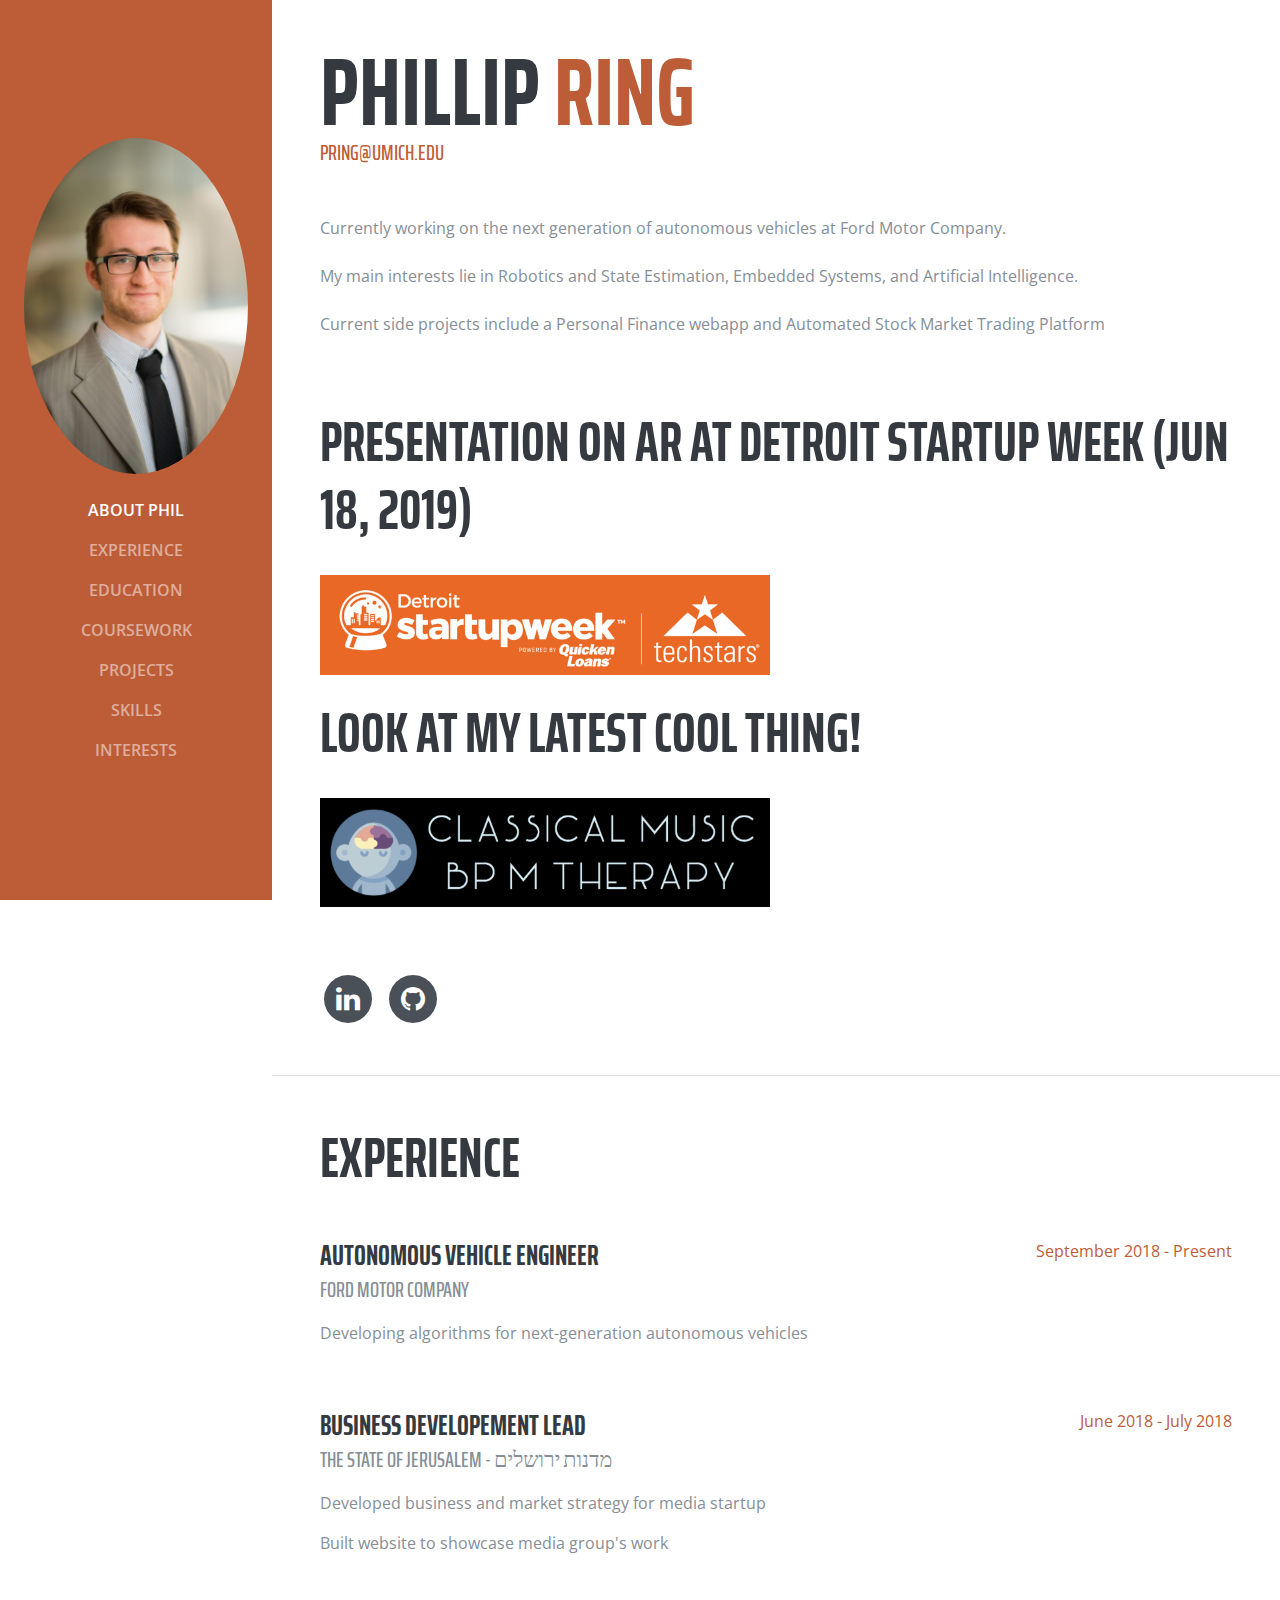
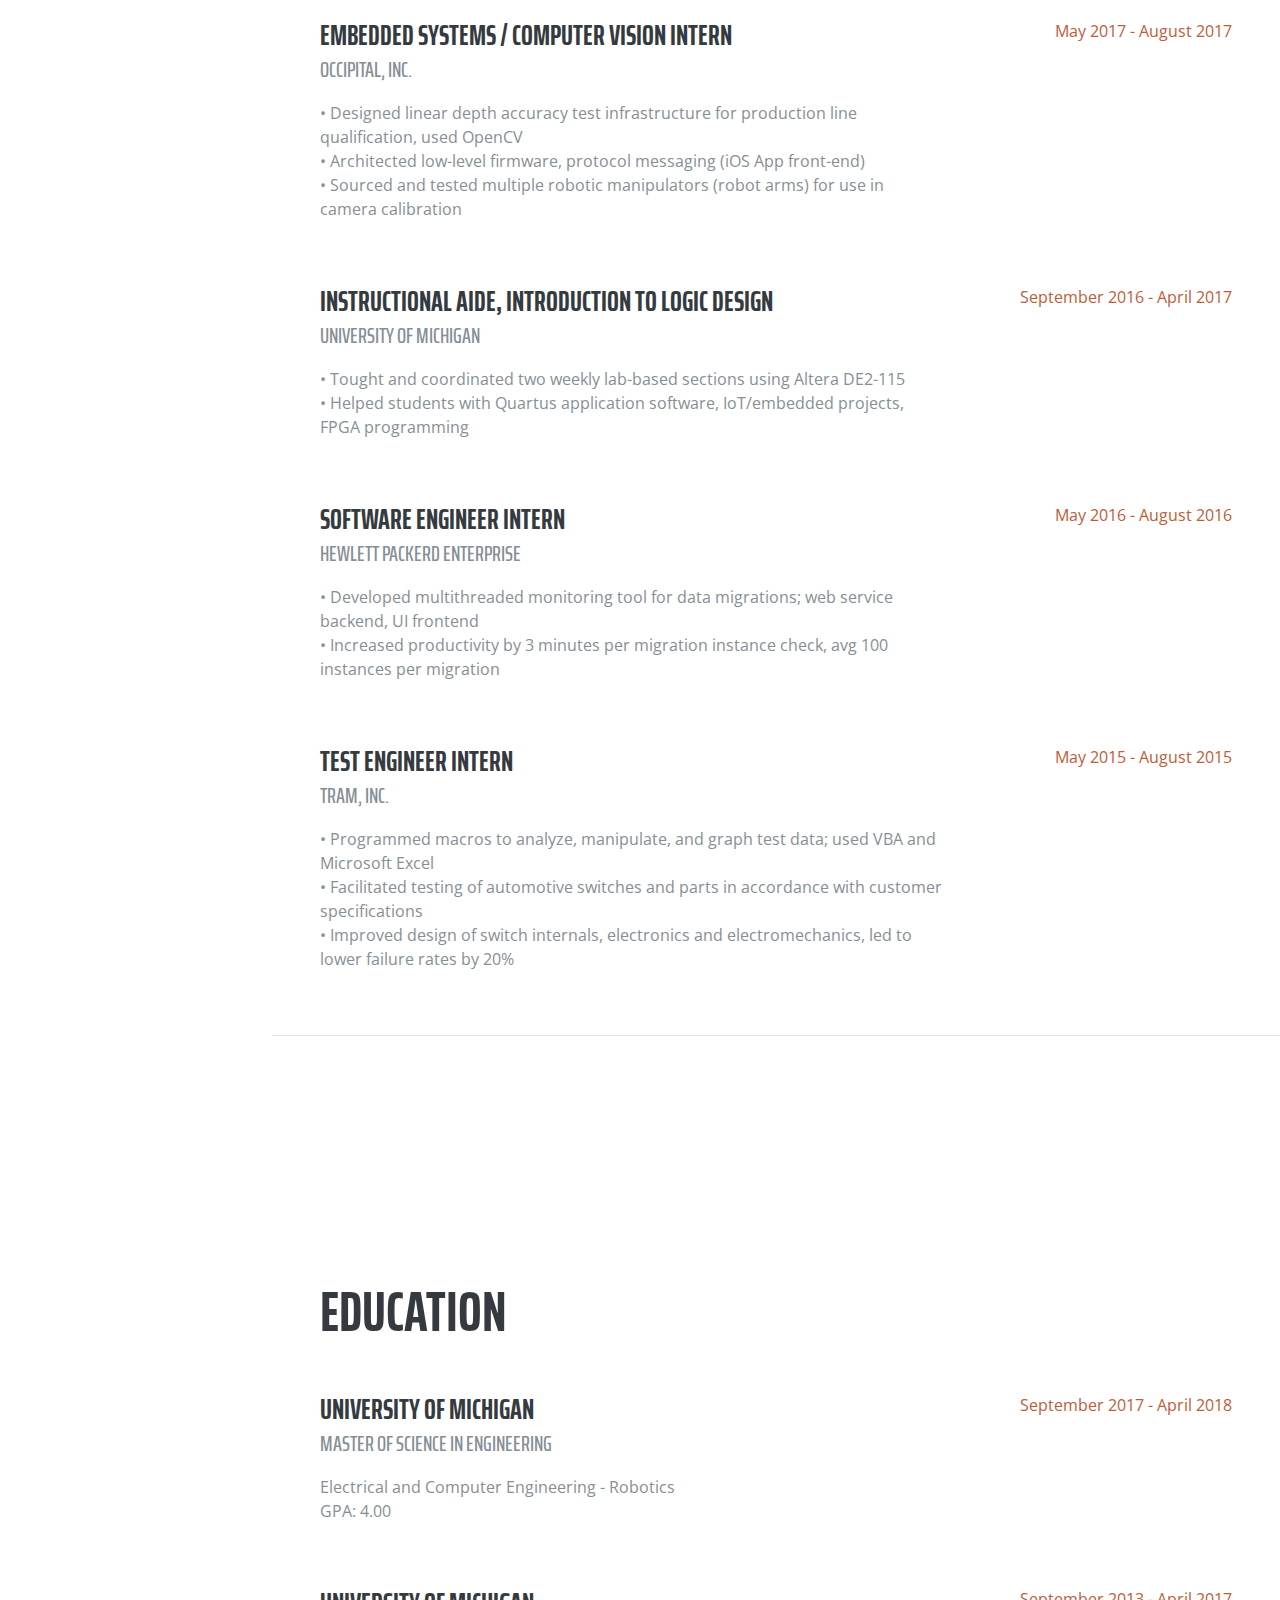
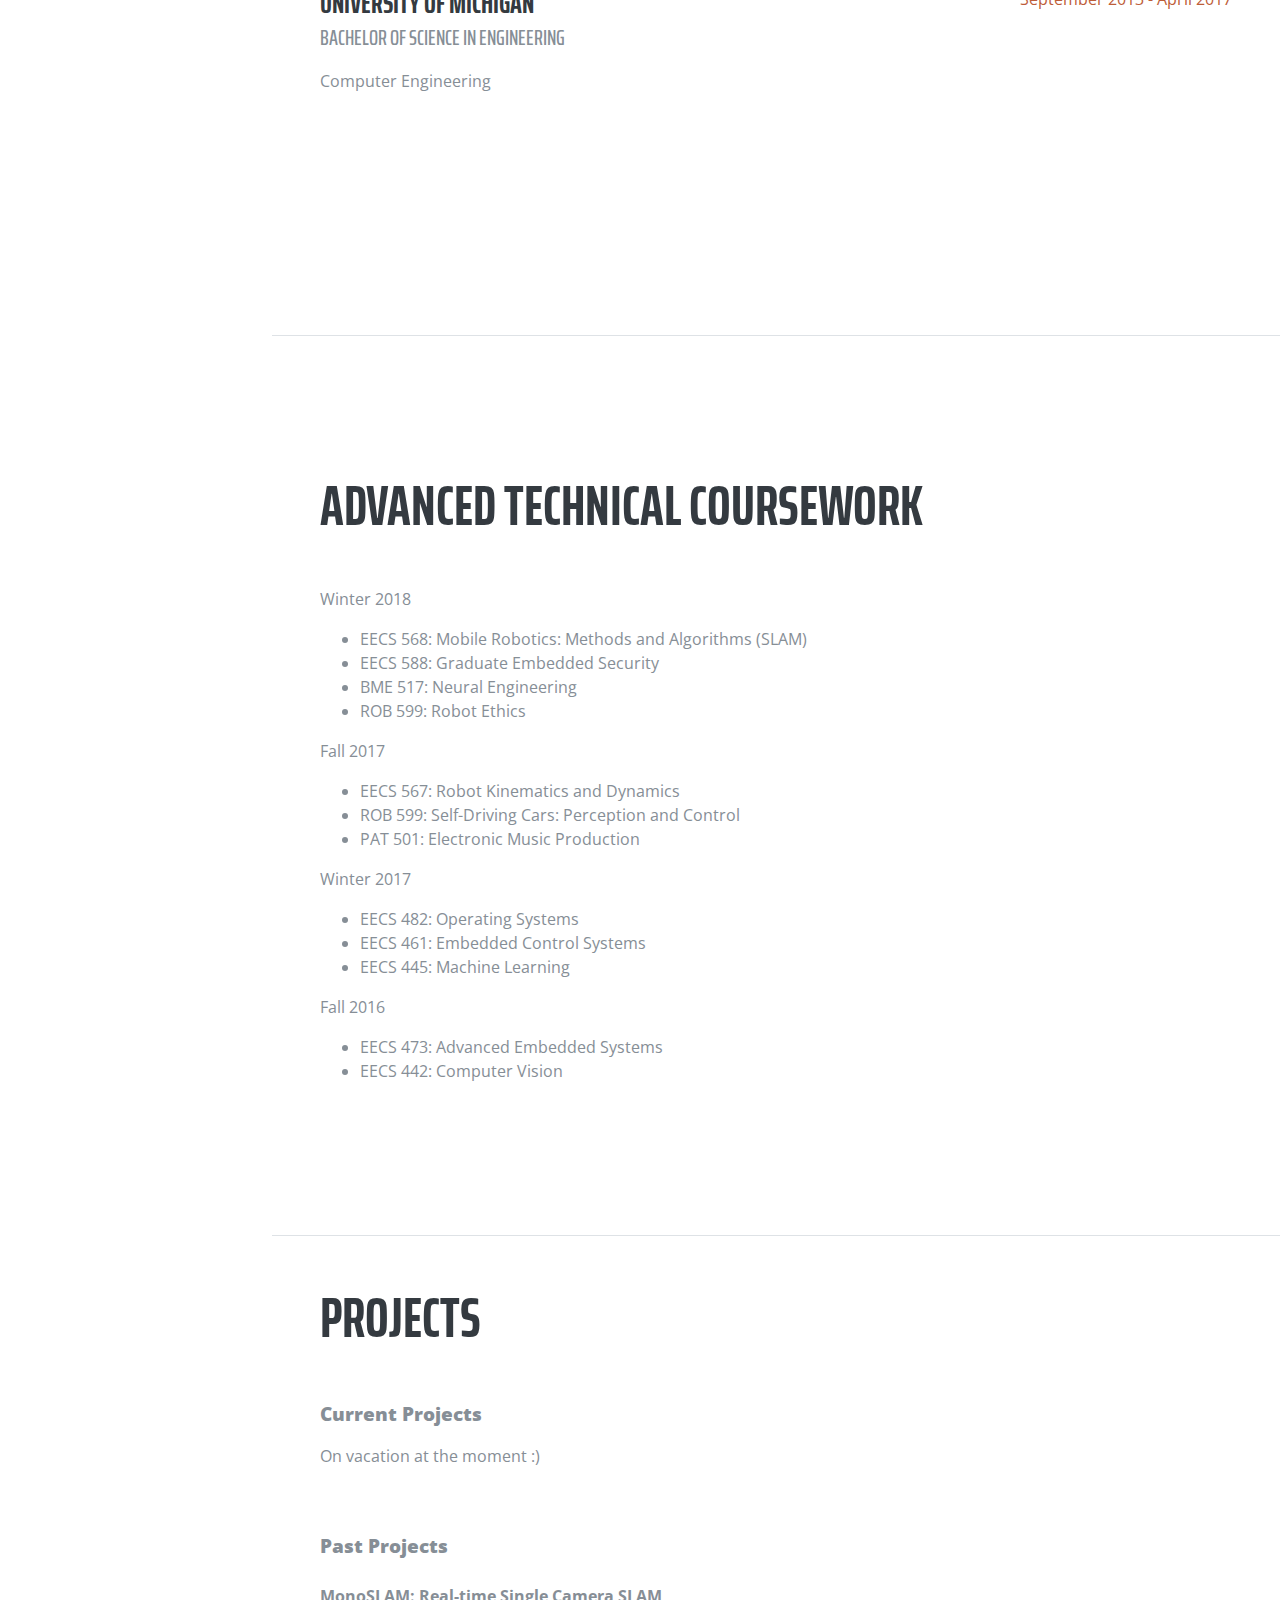
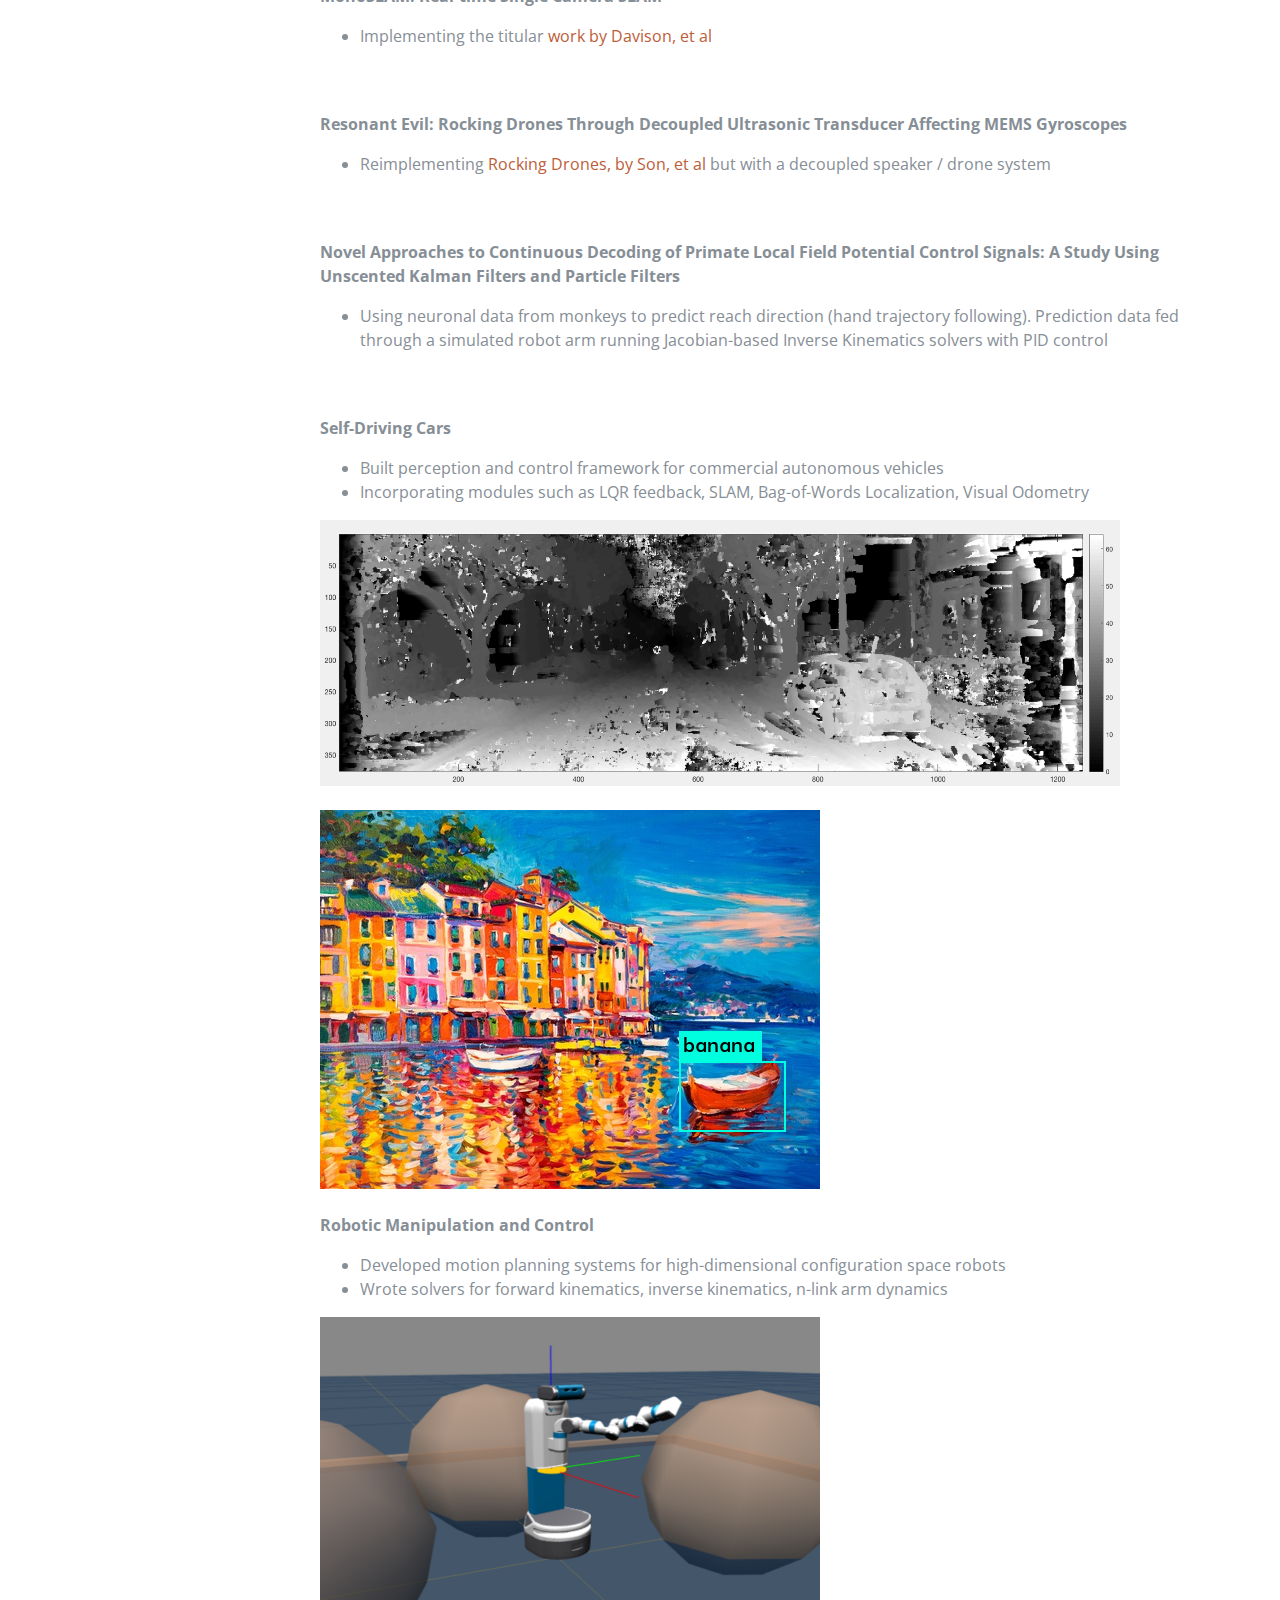
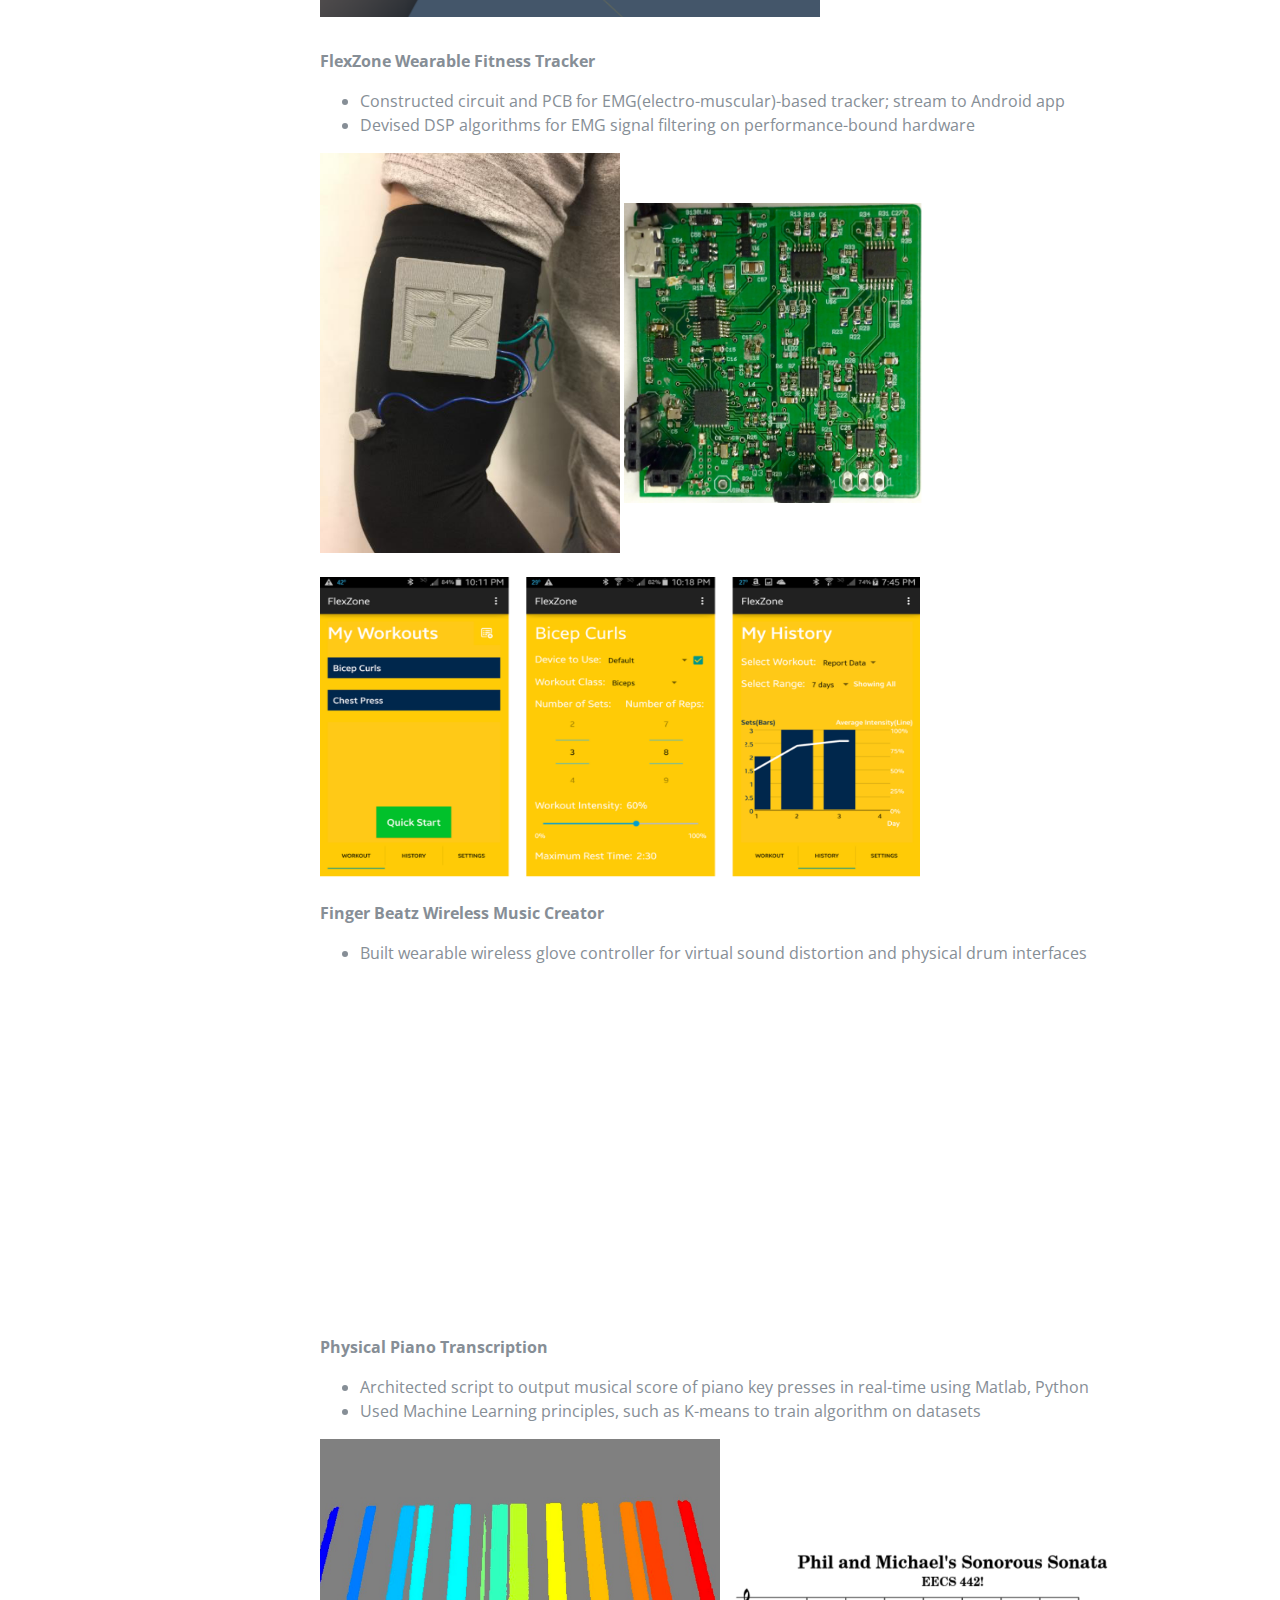
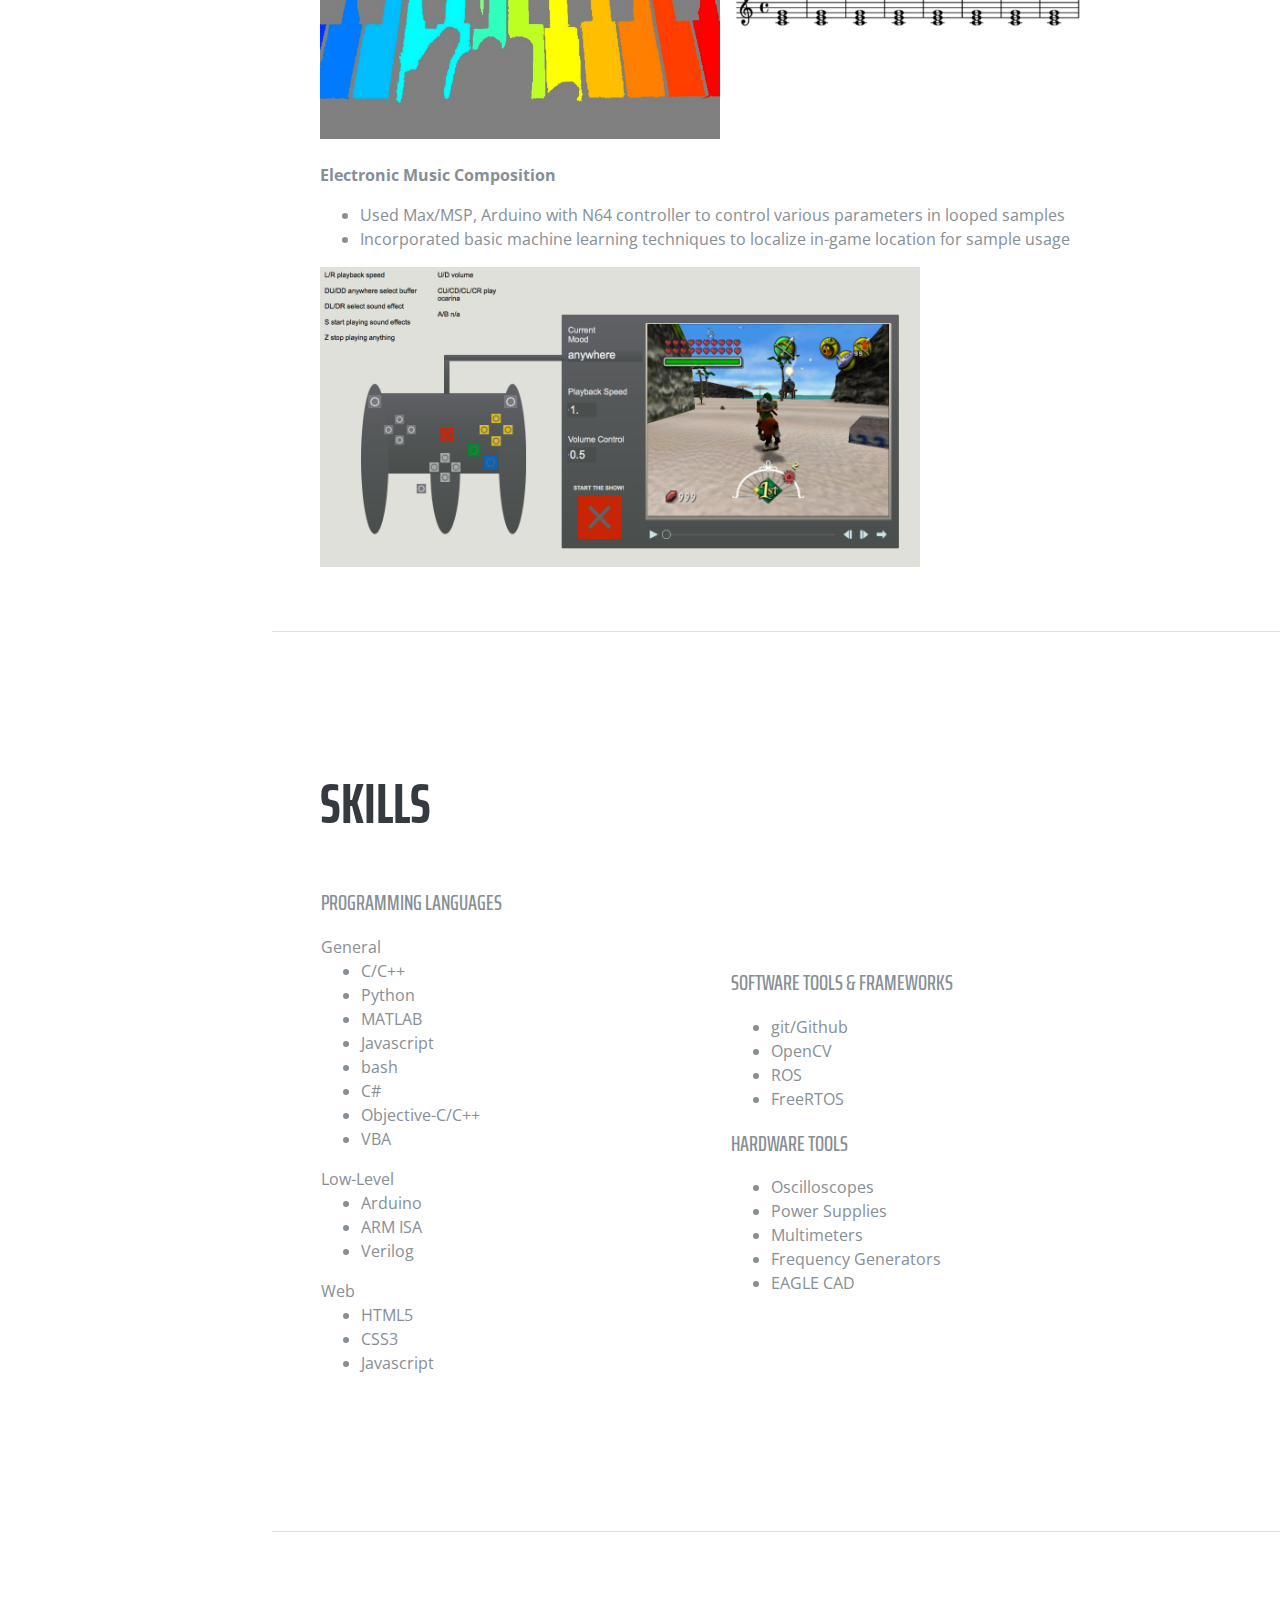
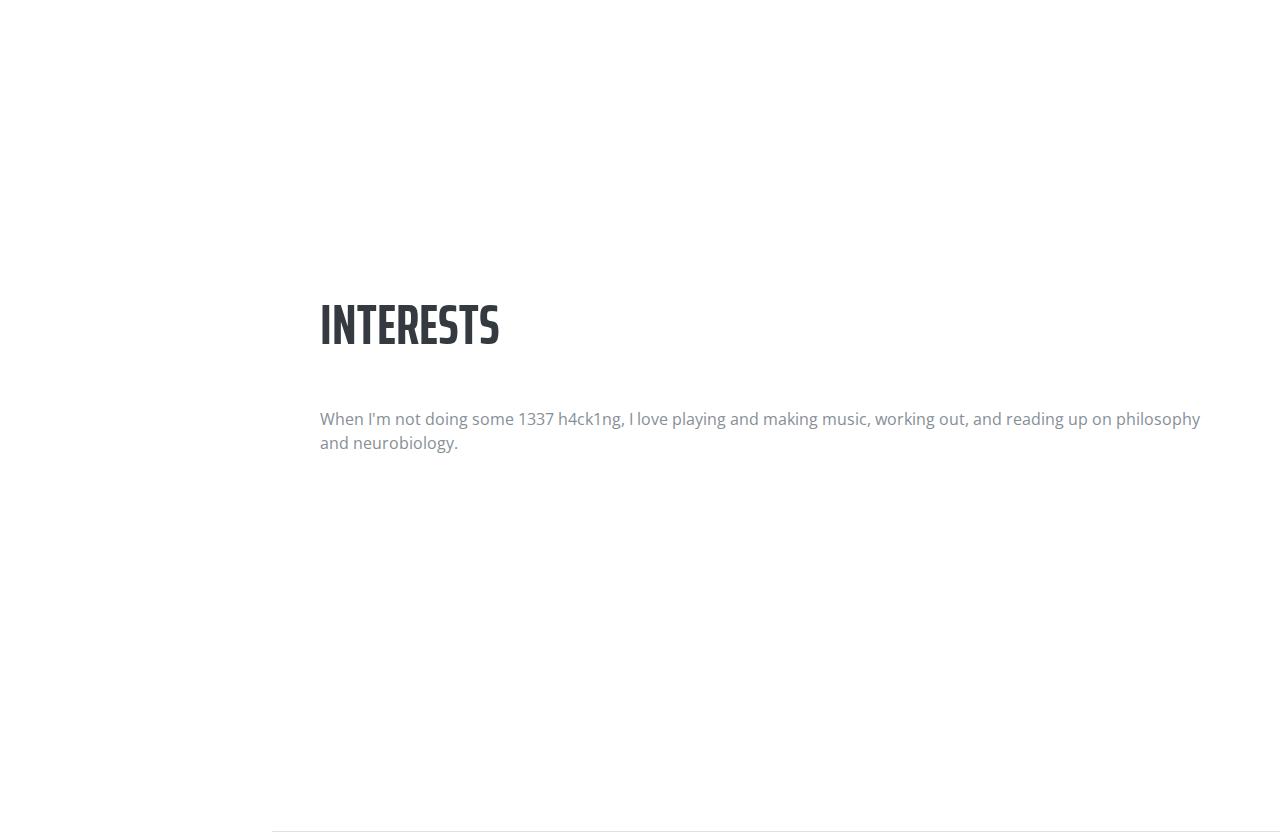
<file: index.html>
<!DOCTYPE html>
<html lang="en">

  <head>

    <meta charset="utf-8">
    <meta name="viewport" content="width=device-width, initial-scale=1, shrink-to-fit=no">
    <meta name="description" content="">
    <meta name="author" content="">

    <title>Phillip Ring's Personal Page</title>

    <!-- Bootstrap core CSS -->
    <link href="vendor/bootstrap/css/bootstrap.min.css" rel="stylesheet">

    <!-- Custom fonts for this template -->
    <link href="https://fonts.googleapis.com/css?family=Saira+Extra+Condensed:100,200,300,400,500,600,700,800,900" rel="stylesheet">
    <link href="https://fonts.googleapis.com/css?family=Open+Sans:300,300i,400,400i,600,600i,700,700i,800,800i" rel="stylesheet">
    <link href="vendor/font-awesome/css/font-awesome.min.css" rel="stylesheet">
    <link href="vendor/devicons/css/devicons.min.css" rel="stylesheet">
    <link href="vendor/simple-line-icons/css/simple-line-icons.css" rel="stylesheet">

    <!-- Custom styles for this template -->
    <link href="css/resume.min.css" rel="stylesheet">

  </head>

  <body id="page-top">

    <nav class="navbar navbar-expand-lg navbar-dark bg-primary fixed-top" id="sideNav">
      <a class="navbar-brand js-scroll-trigger" href="#page-top">
        <span class="d-block d-lg-none">Phillip Ring's Personal Page</span>
        <span class="d-none d-lg-block">
     		<!-- had img-profile -->			
          <img class="img-fluid rounded-circle mx-auto mb-2" src="img/profile.jpg" alt="">
        </span>
      </a>
      <button class="navbar-toggler" type="button" data-toggle="collapse" data-target="#navbarSupportedContent" aria-controls="navbarSupportedContent" aria-expanded="false" aria-label="Toggle navigation">
        <span class="navbar-toggler-icon"></span>
      </button>
      <div class="collapse navbar-collapse" id="navbarSupportedContent">
        <ul class="navbar-nav">
          <li class="nav-item">
            <a class="nav-link js-scroll-trigger" href="#about">About Phil</a>
          </li>
          <li class="nav-item">
            <a class="nav-link js-scroll-trigger" href="#experience">Experience</a>
          </li>
          <li class="nav-item">
            <a class="nav-link js-scroll-trigger" href="#education">Education</a>
          </li>
          <li class="nav-item">
            <a class="nav-link js-scroll-trigger" href="#coursework">Coursework</a>
          </li>
          <li class="nav-item">
            <a class="nav-link js-scroll-trigger" href="#projects">Projects</a>
          </li>
          <li class="nav-item">
            <a class="nav-link js-scroll-trigger" href="#skills">Skills</a>
          </li>
          <li class="nav-item">
            <a class="nav-link js-scroll-trigger" href="#interests">Interests</a>
          </li>
       </ul>
      </div>
    </nav>

    <div class="container-fluid p-0">

      <section class="resume-section p-3 p-lg-5 d-flex d-column" id="about">
        <div class="my-auto">
          <h1 class="mb-0">Phillip 
            <span class="text-primary">Ring</span>
          </h1>
          <div class="subheading mb-5">
			  <a href="mailto:name@email.com">pring@umich.edu</a>
          </div>
		  <p class="mb-5">
			Currently working on the next generation of autonomous vehicles at Ford Motor Company. 
			</br></br>
		  	My main interests lie in Robotics and State Estimation, Embedded Systems, and Artificial Intelligence. 
			</br></br>
			Current side projects include a Personal Finance webapp and Automated Stock Market Trading Platform
			</br></br>

			<h2>Presentation on AR at Detroit Startup Week (Jun 18, 2019)</h2>
			</br>
			<a href="pokemongopresentation.pdf" target="_blank">
				<img src='detroitstartupweeklogo.png' width="450"/>
			</a>
			</br></br>
			
			<h2>Look at my latest cool thing!</h2>
			</br>
			<a href="bpmtherapy.html" target="_blank">
				<img src='bpmtherapylogo.png' width="450"/>
			</a>
			</br></br></br>
			<!--			Check out my current projects <a class="js-scroll-trigger" href="#projects"><strong>here</strong></a>! -->
		  </p>
          <ul class="list-inline list-social-icons mb-0">
            <li class="list-inline-item">
              <a href="https://www.linkedin.com/in/phillip-ring-519326a7/">
                <span class="fa-stack fa-lg">
                  <i class="fa fa-circle fa-stack-2x"></i>
                  <i class="fa fa-linkedin fa-stack-1x fa-inverse"></i>
                </span>
              </a>
            </li>
            <li class="list-inline-item">
              <a href="https://github.com/pringithub">
                <span class="fa-stack fa-lg">
                  <i class="fa fa-circle fa-stack-2x"></i>
                  <i class="fa fa-github fa-stack-1x fa-inverse"></i>
                </span>
              </a>
            </li>
          </ul>
        </div>
      </section>

      <section class="resume-section p-3 p-lg-5 d-flex flex-column" id="experience">
        <div class="my-auto">
          <h2 class="mb-5">Experience</h2>

          <div class="resume-item d-flex flex-column flex-md-row mb-5">
            <div class="resume-content mr-auto">
              <h3 class="mb-0">Autonomous Vehicle Engineer</h3>
              <div class="subheading mb-3">Ford Motor Company</div>
			  <p>Developing algorithms for next-generation autonomous vehicles</p>
			</div>
            <div class="resume-date text-md-right">
              <span class="text-primary">September 2018 - Present</span>
            </div>
		  </div>

          <div class="resume-item d-flex flex-column flex-md-row mb-5">
            <div class="resume-content mr-auto">
              <h3 class="mb-0">Business Developement Lead</h3>
              <div class="subheading mb-3">The State of Jerusalem - מדנות  ירושלים</div>
			  <p>Developed business and market strategy for media startup</p> 
			  <p>Built website to showcase media group's work</p>
			</div>
            <div class="resume-date text-md-right">
              <span class="text-primary">June 2018 - July 2018</span>
            </div>
		  </div>

          <div class="resume-item d-flex flex-column flex-md-row mb-5">
            <div class="resume-content mr-auto">
              <h3 class="mb-0">Embedded Systems / Computer Vision Intern</h3>
              <div class="subheading mb-3">Occipital, Inc.</div>
			  <p>• Designed linear depth accuracy test infrastructure for production line qualification, used OpenCV</br>
			  • Architected low-level firmware, protocol messaging (iOS App front-end)</br>
• Sourced and tested multiple robotic manipulators (robot arms) for use in camera calibration</p>
            </div>
            <div class="resume-date text-md-right">
              <span class="text-primary">May 2017 - August 2017</span>
            </div>
          </div>

          <div class="resume-item d-flex flex-column flex-md-row mb-5">
            <div class="resume-content mr-auto">
              <h3 class="mb-0">Instructional Aide, Introduction to Logic Design</h3>
              <div class="subheading mb-3">University of Michigan</div>
			  <p>• Tought and coordinated two weekly lab-based sections using Altera DE2-115</br>
				 • Helped students with Quartus application software, IoT/embedded projects, FPGA programming</p>
            </div>
            <div class="resume-date text-md-right">
              <span class="text-primary">September 2016 - April 2017</span>
            </div>
          </div>

          <div class="resume-item d-flex flex-column flex-md-row mb-5">
            <div class="resume-content mr-auto">
              <h3 class="mb-0">Software Engineer Intern</h3>
              <div class="subheading mb-3">Hewlett Packerd Enterprise</div>
	  		  <p>• Developed multithreaded monitoring tool for data migrations; web service backend, UI frontend</br>
• Increased productivity by 3 minutes per migration instance check, avg 100 instances per migration
</p>	
			
			</div>
            <div class="resume-date text-md-right">
              <span class="text-primary">May 2016 - August 2016</span>
            </div>
          </div>


          <div class="resume-item d-flex flex-column flex-md-row">
            <div class="resume-content mr-auto">
              <h3 class="mb-0">Test Engineer Intern</h3>
              <div class="subheading mb-3">TRAM, INC.</div>
			  <p>• Programmed macros to analyze, manipulate, and graph test data; used VBA and Microsoft Excel</br>
			  • Facilitated testing of automotive switches and parts in accordance with customer specifications</br>
• Improved design of switch internals, electronics and electromechanics, led to lower failure rates by 20%</p>
            </div>
            <div class="resume-date text-md-right">
              <span class="text-primary">May 2015 - August 2015</span>
            </div>
          </div>

        </div>

      </section>

      <section class="resume-section p-3 p-lg-5 d-flex flex-column" id="education">
        <div class="my-auto">
          <h2 class="mb-5">Education</h2>

          <div class="resume-item d-flex flex-column flex-md-row mb-5">
            <div class="resume-content mr-auto">
              <h3 class="mb-0">University of Michigan</h3>
              <div class="subheading mb-3">Master of Science in Engineering</div>
              <div>Electrical and Computer Engineering - Robotics</div>
              <p>GPA: 4.00</p>
            </div>
            <div class="resume-date text-md-right">
              <span class="text-primary">September 2017 - April 2018</span>
            </div>
          </div>

          <div class="resume-item d-flex flex-column flex-md-row">
            <div class="resume-content mr-auto">
              <h3 class="mb-0">University of Michigan</h3>
              <div class="subheading mb-3">Bachelor of Science in Engineering</div>
			  <div>Computer Engineering</div>
              <!--p>GPA: 3.64</p-->
            </div>
            <div class="resume-date text-md-right">
              <span class="text-primary">September 2013 - April 2017</span>
            </div>
          </div>

        </div>
      </section>

      <section class="resume-section p-3 p-lg-5 d-flex flex-column" id="coursework">
        <div class="my-auto">
          <h2 class="mb-5">Advanced Technical Coursework</h2>
          <p>
		  <p>Winter 2018</p>
		  <ul>
			<li>EECS 568: Mobile Robotics: Methods and Algorithms (SLAM)</li>
			<li>EECS 588: Graduate Embedded Security</li>
			<li>BME 517:  Neural Engineering</li>
			<li>ROB 599:  Robot Ethics</li>
		  </ul>
		  <p>Fall 2017</p>
		  <ul>
		    <li>EECS 567: Robot Kinematics and Dynamics</li>
			<li>ROB 599:  Self-Driving Cars: Perception and Control</li>
			<li>PAT 501:  Electronic Music Production</li>
		  </ul>
		  <p>Winter 2017</p>
		  <ul>
			<li>EECS 482: Operating Systems</li>
			<li>EECS 461: Embedded Control Systems</li>
			<li>EECS 445: Machine Learning</li>
		  </ul>
		  <p>Fall 2016</p>
		  <ul>
		    <li>EECS 473: Advanced Embedded Systems</li>
			<li>EECS 442: Computer Vision</li>
		  </ul>
<!--
		  <p>Embedded Systems</p>
		  <ul>
			<li>Graduate Embedded Security</li>
			<li>Microprocessor-Based Design</li>
			<li>Advanced Embedded Systems</li>
			<li>Embedded Control Systems</li>
		  </ul>
		  <p>Autonomy, Perception, and Control</p>
		  <ul> 
			<li>Mobile Robotics (SLAM)</li>
		    <li>Self-Driving Cars: Perception and Control</li>
			<li>Robotic Manipulation and Control</li>
			<li>Computer Vision</li>
			<li>Embedded Control Systems</li>
			<li>Robot Ethics</li>
		  </ul>	
		  <p>Software Systems</p>
		  <ul>
		    <li>Operating Systems</li>
			<li>Advanced Programming and Data Structures</li>
			<li>Graduate Embedded Security</li>
		  </ul>	
		  <p>Circuits, Signals, and Systems</p>
		  <ul>
			<li>Signals and Control Systems</li>
			<li>Intro Circuits</li>
			<li>Advanced Embedded Systems</li>
			<li>Neural Engineering</li>
		  </ul>
-->
		  </p>
        </div>
      </section>
 
      <section class="resume-section p-3 p-lg-5 d-flex flex-column" id="projects">
        <div class="my-auto">
          <h2 class="mb-5">Projects</h2>
          <p>

		  <span style="font-size: 14pt"><strong><strong>Current Projects</strong></strong></span>
		  </br>

		  <p>On vacation at the moment :)</p>
		  </br>
		  </br>

		  <span style="font-size: 14pt"><strong><strong>Past Projects</strong></strong></span>
		  </br>
		  </br>
 
		  <p><strong>MonoSLAM: Real-time Single Camera SLAM</strong></p>
		  <ul>
			  <li>Implementing the titular <a href="http://www.doc.ic.ac.uk/~ajd/Publications/davison_etal_pami2007.pdf">work by Davison, et al</a>
			  </li>
		  </ul>
		  </br>
		  </br>

		  <p><strong>Resonant Evil: Rocking Drones Through Decoupled Ultrasonic Transducer 
			  Affecting MEMS Gyroscopes</strong></p>
		  <ul>
			  <li>Reimplementing <a href="https://www.usenix.org/system/files/conference/usenixsecurity15/sec15-paper-son-updated.pdf">Rocking Drones, by Son, et al</a> but with a decoupled speaker / drone system
			  </li>
		  </ul>
		  </br>
		  </br>

		  <p><strong>Novel Approaches to Continuous Decoding of Primate Local Field 
			  Potential Control Signals: A Study Using Unscented Kalman Filters and 
			  Particle Filters</strong></p>
		  <ul>
			  <li>Using neuronal data from monkeys to predict reach direction (hand trajectory following). Prediction data fed through a simulated robot arm running Jacobian-based Inverse Kinematics solvers with PID control</li>
		  </ul>
		  </br>
		  </br>

		  <p><strong>Self-Driving Cars</strong></p>
		  <ul>
			  <li>Built perception and control framework for commercial autonomous vehicles</li>
			  <li>Incorporating modules such as LQR feedback, SLAM, Bag-of-Words Localization, Visual Odometry</li>
		  </ul>
		  <img src="img/599disparity.png" width="800px;" height="266px;">
		  </br>
		  </br>
		  <img src="img/599predictions.png" width="500px;" height-"379px;">
		  </br>
		  </br>

		  <p><strong>Robotic Manipulation and Control</strong></p>
		  <ul>
			  <li>Developed motion planning systems for high-dimensional configuration space robots</li>
			  <li>Wrote solvers for forward kinematics, inverse kinematics, n-link arm dynamics</li>
		  </ul>
          <img class="img-fluid mx-auto mb-2" src="img/567fetch.png" alt="" style="width:500px;height:300px;">
		  </br>
		  </br>

		  <p><strong>FlexZone Wearable Fitness Tracker</strong></p>
		  <ul>
			  <li>Constructed circuit and PCB for EMG(electro-muscular)-based tracker; 
					stream to Android app</li>
			  <li>Devised DSP algorithms for EMG signal filtering on performance-bound hardware</li>
		  </ul>
		  <img src="img/473phys.png" width="300px;" height="400px;">
		  <img src="img/473pcb.png" width="300px;" height="300px;">
		  </br></br>
		  <img src="img/473app.png" width="600px;" height="300px;">
		  </br>
		  </br>

		  <p><strong>Finger Beatz Wireless Music Creator</strong></p>
		  <ul>
			  <li>Built wearable wireless glove controller for virtual sound distortion 
				  and physical drum interfaces</li>
		  </ul>
	      <div class="vid">
	        <iframe width="500" height="300" src="https://www.youtube.com/embed/IQBZd8uSsUo" frameborder="0" allowfullscreen></iframe>  
	      </div>
		  </br>
		  </br>

		  <p><strong>Physical Piano Transcription</strong></p>
		  <ul>
			  <li>Architected script to output musical score of piano key presses 
				  in real-time using Matlab, Python</li>
			  <li>Used Machine Learning principles, such as K-means to train algorithm on datasets</li>
		  </ul>	
    	  <img src="img/442kmeans.png" width="400px;" height="300px;">
		  <img src="img/442lilypond.png" width="400px;" height="100px;">
		  </br>
		  </br>

		  <p><strong>Electronic Music Composition</strong></p>
		  <ul>
			  <li>Used Max/MSP, Arduino with N64 controller to control various 
				  parameters in looped samples</li>
			  <li>Incorporated basic machine learning techniques to localize 
				  in-game location for sample usage</li>
		  </ul>
		  <img src="img/501pres.png" width="600px;" height="300px;">
		  </p>
        </div>
      </section>

      <section class="resume-section p-3 p-lg-5 d-flex flex-column" id="skills">
        <div class="my-auto">
          <h2 class="mb-5">Skills</h2>


		  <table style="width:100%">
		    <tr>
		     
		      <td>
			  <div class="subheading mb-3">Programming Languages</div>
			  General 
			  <ul>
				<li>C/C++</li>
				<li>Python</li>
				<li>MATLAB</li>
				<li>Javascript</li>
				<li>bash</li>
				<li>C#</li>
				<li>Objective-C/C++</li>
				<li>VBA</li>
			  </ul>
			  Low-Level
			  <ul>
				  <li>Arduino</li>
				  <li>ARM ISA</li>
				  <li>Verilog</li>
			  </ul>
			  Web
			  <ul>
				<li>HTML5</li>
				<li>CSS3</li>
				<li>Javascript</li>
			  </ul>
 		      </td>

		      <td>
			  <div class="subheading mb-3">Software Tools &amp; Frameworks</div>
			  <ul>
				<li>git/Github</li>
				<li>OpenCV</li>
				<li>ROS</li>
				<li>FreeRTOS</li>
			  </ul>

			  <div class="subheading mb-3">Hardware Tools</div>
			  <ul>
				<li>Oscilloscopes</li>
				<li>Power Supplies</li>
				<li>Multimeters</li>
				<li>Frequency Generators</li>
				<li>EAGLE CAD</li>
			  </ul>
		      </td>

			</tr>
		  </table>

		</div>
      </section>

      <section class="resume-section p-3 p-lg-5 d-flex flex-column" id="interests">
        <div class="my-auto">
          <h2 class="mb-5">Interests</h2>
		  <p>When I'm not doing some 1337 h4ck1ng, I love playing and making music, working out, and reading up on philosophy and neurobiology.</p> 
		 </div>
      </section>

    </div>

    <!-- Bootstrap core JavaScript -->
    <script src="vendor/jquery/jquery.min.js"></script>
    <script src="vendor/bootstrap/js/bootstrap.bundle.min.js"></script>

    <!-- Plugin JavaScript -->
    <script src="vendor/jquery-easing/jquery.easing.min.js"></script>

    <!-- Custom scripts for this template -->
    <script src="js/resume.min.js"></script>

  </body>

</html>
</file>
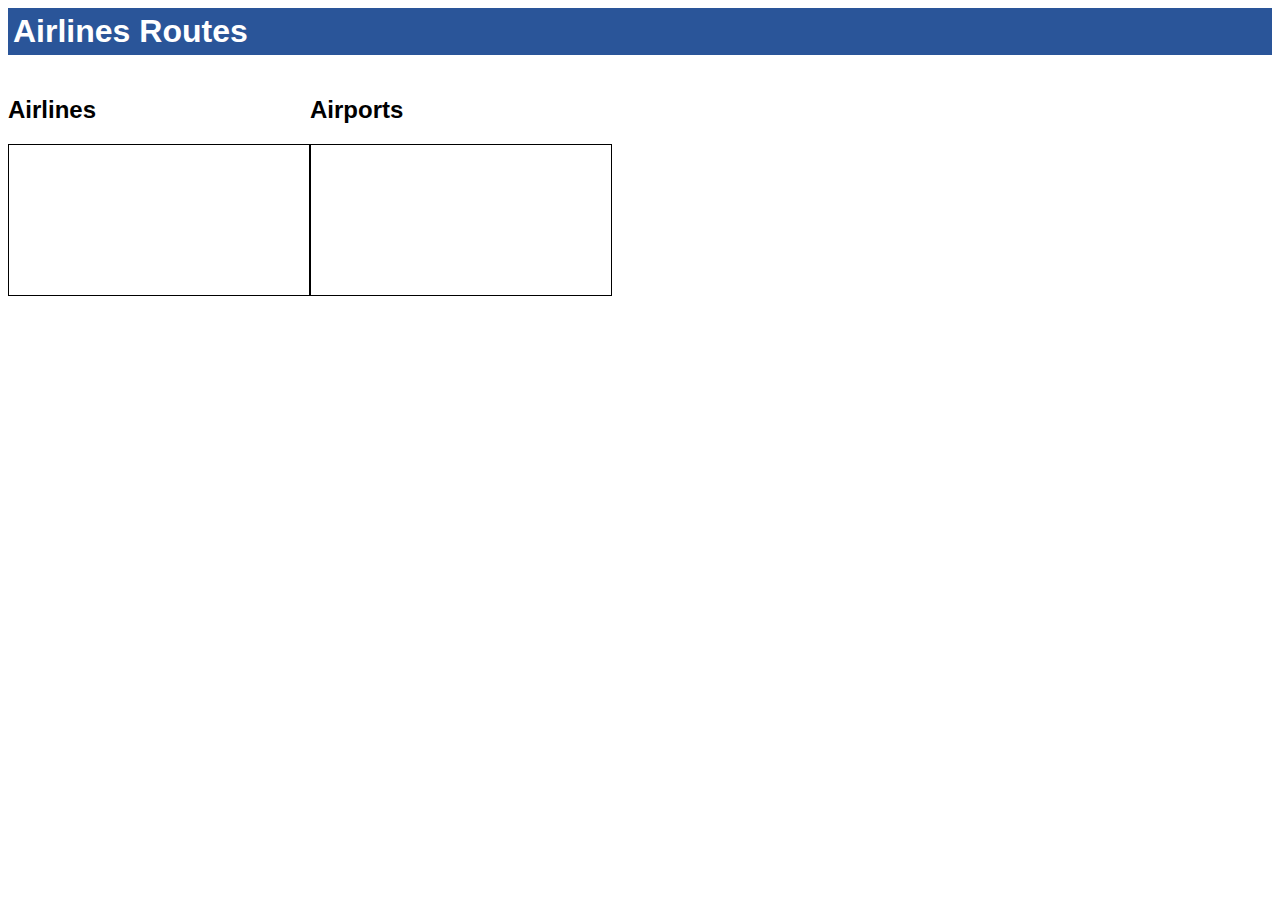
<file: D3_project/index.html>
<html>

<head>
    <style>
        body {
            font-family: Helvetica, Arial, sans-serif
        }

        h1 {
            background-color: #2a5599;
			color: white;
			padding: 5px;
        }

		svg {
			border: 1px;
		}

		.mainView {
			display: flex;
		}
    </style>
    <script src="https://d3js.org/d3.v5.min.js"></script>
    <!--script src="../d3/d3.min.js"></script-->
</head>

<body>
    <h1>Airlines Routes</h1>
    <div class="mainView">
        <div>
            <h2>Airlines</h2>
            <svg id="AirlinesChart" style="border-style: solid;"></svg>
        </div>
        <div>
            <h2>Airports</h2>
            <svg id="Map" style="border-style: solid;"></svg>
        </div>
    </div>
</body>

<script>
    let store = {}

    function loadData() {
        return Promise.all([
            d3.csv("routes.csv"),
            d3.json("countries.geo.json"),
        ]).then(datasets => {
            store.routes = datasets[0];
            store.geoJSON = datasets[1]
            return store;
        })
    }

    ////////////////////////////////////////////////////////////////

    function getMapConfig(){
      let width = 600;
      let height = 400;
      let container = d3.select("#Map")
        .attr("width", width)
        .attr("height", height)
      return {width, height, container}
    }

    function getMapProjection(config) {
      let {width, height} = config;
      let projection = d3.geoMercator()
      projection.scale(97)
                .translate([width / 2, height / 2 + 20])
                
      store.mapProjection = projection;
      return projection;
    }

    function drawBaseMap(container, countries, projection){
      let path = d3.geoPath()
            .projection(projection)
      
      container.selectAll("path").data(countries)
          .enter().append("path")
          .attr("d",d => path(d))
          .attr("stroke", "#ccc")
          .attr("fill", "#eee")
    }

    function drawMap(geoJson) {
        let config = getMapConfig();
        let projection = getMapProjection(config)
        drawBaseMap(config.container, geoJson.features, projection)
    }


    function drawRoutes(airlineID) {
        let routes = store.routes
        let projection = store.mapProjection
        let container = d3.select("#Map")
        let selectedRoutes = routes.filter(c => c.AirlineID == airlineID)
        //console.log("selectedRoutes")
        //console.log(selectedRoutes)


        let bindedData = container.selectAll("line")
            .data(selectedRoutes, d => d.ID) //This seconf parameter tells D3 what to use to identify the routes, this hepls D3 to correctly find which routes have been added or removed.
        
        bindedData.enter()
            .append("line")
            .attr("x1", d => projection([+d.SourceLongitude, +d.SourceLatitude])[0]) 
            .attr("y1", d => projection([+d.SourceLongitude, +d.SourceLatitude])[1]) 
            .attr("x2", d => projection([+d.DestLongitude, +d.DestLatitude])[0]) 
            .attr("y2", d => projection([+d.DestLongitude, +d.DestLatitude])[1]) 
            .attr("stroke", "#992a2a")
            .style("opacity", "0.1")
            
        //console.log(bindedData)
        bindedData.exit().remove()
    }

    ////////////////////////////////////////////////////////////////


    function groupByAirport(data) {
        //We use reduce to transform a list into a object where each key points to an aiport. This way makes it easy to check if is the first time we are seeing the airport.
        let result = data.reduce((result, d) => {
            //The || sign in the line below means that in case the first option is anything that Javascript consider false (this insclude undefined, null and 0), the second option will be used. Here if result[d.DestAirportID] is false, it means that this is the first time we are seeing the airport, so we will create a new one (second part after ||)
            
            let currentDest = result[d.DestAirportID] || {
                "AirportID": d.DestAirportID,
                "Airport": d.DestAirport,
                "Latitude": +d.DestLatitude,
                "Longitude": +d.DestLongitude,
                "City": d.DestCity,
                "Country": d.DestCountry,
                "Count": 0
            }
            currentDest.Count += 1
            result[d.DestAirportID] = currentDest

            //After doing for the destination airport, we also update the airport the airplane is departing from.
            let currentSource = result[d.SourceAirportID] || {
                "AirportID": d.SourceAirportID,
                "Airport": d.SourceAirport,
                "Latitude": +d.SourceLatitude,
                "Longitude": +d.SourceLongitude,
                "City": d.SourceCity,
                "Country": d.SourceCountry,
                "Count": 0
            }
            currentSource.Count += 1
            result[d.SourceAirportID] = currentSource

            return result
        }, {})
        
        //We map the keys to the actual ariorts, this is an way to transform the object we got in the previous step into a list.
        result = Object.keys(result).map(key => result[key])
        return result
    }


    function drawAirports(airports) {
      let config = getMapConfig(); //get the config
      let projection = getMapProjection(config) //get the projection
      let container = config.container; //get the container
            
      let circles = container.selectAll("circle");
      circles.data(airports)
        .enter()
        .append("circle")
        .attr("r", 1)
        .attr("fill", "#2a5599")
        .attr("cx", d => projection([+d.Longitude, +d.Latitude])[0]) 
        .attr("cy", d => projection([+d.Longitude, +d.Latitude])[1]) 

    }

    ////////////////////////////////////////////////////////////////


    function groupByAirline(data) {
        //Iterate over each route, producing a dictionary where the keys is are the ailines ids and the values are the information of the airline.
        let result = data.reduce((result, d) => {
            let currentData = result[d.AirlineID] || {
                "AirlineID": d.AirlineID,
                "AirlineName": d.AirlineName,
                "Count": 0
            }
            
            currentData.Count += 1
            result[d.AirlineID] = currentData

            return result;
        }, {})

        //We use this to convert the dictionary produced by the code above, into a list, that will make it easier to create the visualization. 
        result = Object.keys(result).map(key => result[key])
        result.sort((a,b) => {
            return d3.descending(a.Count, b.Count)
        })

        return result
    }

    function drawAirlinesChart(airlines) {
        let config = getAirlinesChartConfig();
        let scales = getAirlinesChartScales(airlines, config);
        drawBarsAirlinesChart(airlines, scales, config);
        drawAxesAirlinesChart(airlines, scales, config);
        //console.log('Finished Drawing')
    }

    function getAirlinesChartConfig() {
        let width = 350;
        let height = 400;
        let margin = {
            top: 10,
            bottom: 50,
            left: 130,
            right: 10
        }
        //The body is the are that will be occupied by the bars.
        let bodyHeight = height - margin.top - margin.bottom
        let bodyWidth = width - margin.left - margin.right

        //The container is the SVG where we will draw the chart. In our HTML is the svg ta with the id AirlinesChart
        let container = d3.select("#AirlinesChart")
        container
            .attr("width", width)
            .attr("height", height)

        return { width, height, margin, bodyHeight, bodyWidth, container }
    }

    function getAirlinesChartScales(airlines, config) {
        let { bodyWidth, bodyHeight } = config;
        let maximunCount = d3.max(airlines, d => d.Count)
        //console.log(maximunCount)

        let xScale = d3.scaleLinear()
            .range([0,bodyWidth])
            .domain([0,maximunCount])

        let yScale = d3.scaleBand()
            .range([0, bodyHeight])
            .domain(airlines.map(a => a.AirlineName)) //The domain is the list of ailines names
            .padding(0.2)
            
        return { xScale, yScale }
    }

    function drawBarsAirlinesChart(airlines, scales, config) {
        let {margin, container} = config; // this is equivalent to 'let margin = config.margin; let container = config.container'
        let {xScale, yScale} = scales
        let body = container.append("g")
            .style("transform", 
             `translate(${margin.left}px,${margin.top}px)`
            )

        let bars = body.selectAll(".bar")
            .data(airlines)


        //Adding a rect tag for each airline
        bars.enter().append("rect")
            .attr("height", yScale.bandwidth())
            .attr("y", (d) => yScale(d.AirlineName))
            .attr("width", (d) => xScale(d.Count))
            .attr("fill", "#2a5599")
            .on("mouseenter", function(d) { // <- this is the new code
                //console.log(d)
                drawRoutes(d.AirlineID)
                d3.select(this)
                    .attr("fill","#992a5b")
            })
            .on("mouseleave", function(d) {
                //console.log("leaving")
                drawRoutes(null)
                d3.select(this)
                    .attr("fill","#2a5599")
            })
    }

    function drawAxesAirlinesChart(airlines, scales, config){
      let {xScale, yScale} = scales
      let {container, margin, height} = config;
      let axisX = d3.axisBottom(xScale)
                    .ticks(5)

      container.append("g")
        .style("transform", 
            `translate(${margin.left}px,${height - margin.bottom}px)`
        )
        .call(axisX)

      let axisY =  d3.axisLeft(yScale)
      container.append("g")
        .style("transform",
            `translate(${margin.left}px,${margin.top}px)`
        )
        .call(axisY)
    }

    ////////////////////////////////////////////////////////////////

    function showData() {
      //Get the routes from our store variable
      let routes = store.routes
      // Compute the number of routes per airline.
      let airlines = groupByAirline(store.routes);
      //console.log(airlines)
      // Draw airlines barchart
      drawAirlinesChart(airlines)
      drawMap(store.geoJSON) //Using the data saved on loadData

      let airports = groupByAirport(store.routes);
      //console.log(airports)
      drawAirports(airports)

      //drawRoutes("24") // test American Airline routes
    }


    loadData().then(showData)


</script>

</html>
</file>
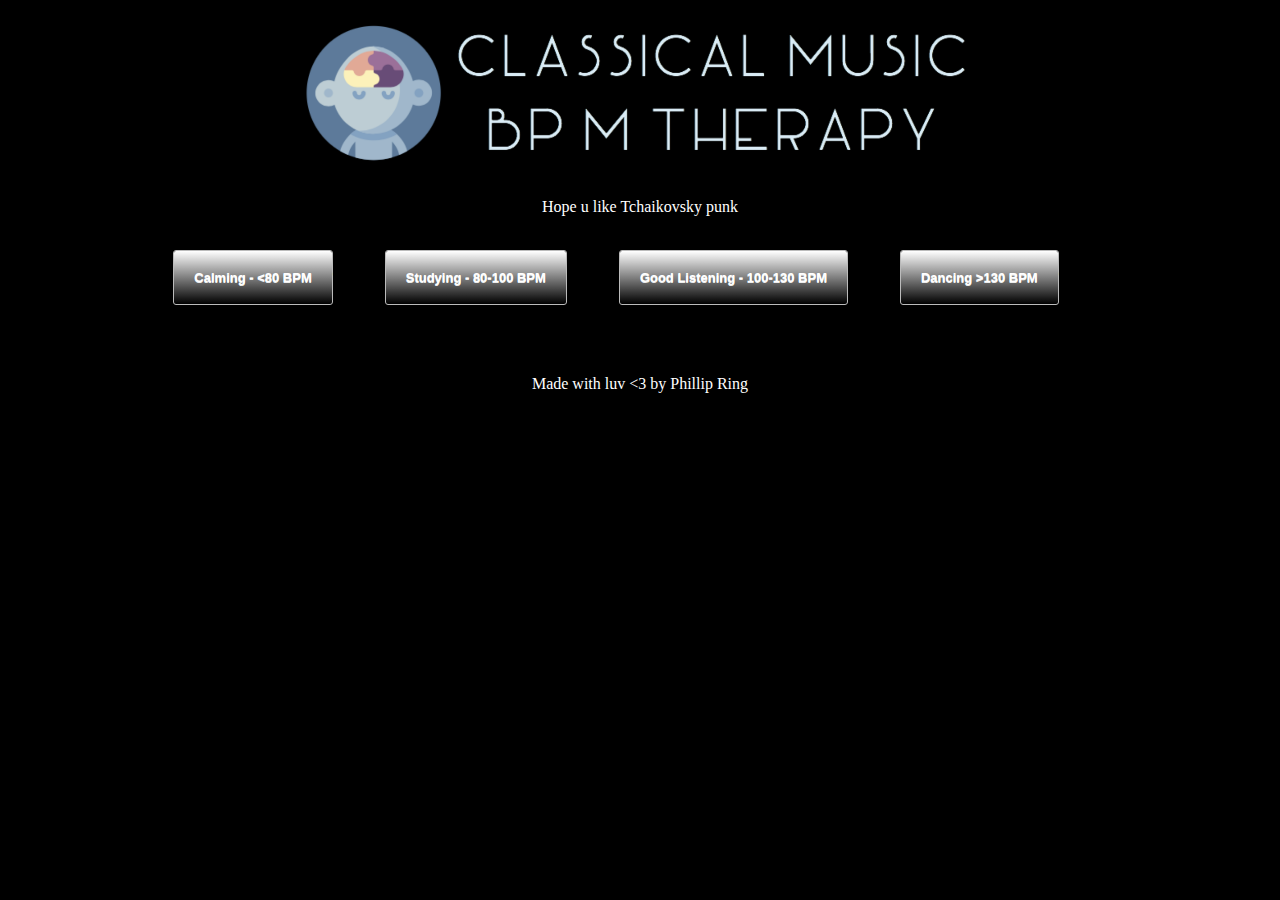
<file: bpmtherapy.html>
<!DOCTYPE html>

<head>
<link rel="stylesheet" type="text/css"href="bpmtherapy.css">
</head>


<html>
  <!--h1 align="center">Classical Musical BPM Therapy</h1-->
  <div align="center">
  <img src="bpmtherapylogo.png" width="700"/>
  <p align="center">Hope u like Tchaikovsky punk</p>
 
  <body>
    </br>
    <div class="button" onclick="load_tracks(0,80)">
      <p>Calming - <80 BPM</p>
    </div>%npsp;
    <div class="button" onclick="load_tracks(80,100)">
      <p>Studying - 80-100 BPM</p>
    </div>%npsp;
    <div class="button" onclick="load_tracks(100,130)">
      <p>Good Listening - 100-130 BPM</p>
    </div>%npsp;
    <div class="button" onclick="load_tracks(130,1000)">
      <p>Dancing >130 BPM</p>
    </div>%npsp;
    
    </br></br></br>
    <!-- 1. The <iframe> (and video player) will replace this <div> tag. -->
    <div id="player"></div>
    </br>

    <script>
      function load_tracks(minBPM,maxBPM) {
        //run python thing to do actual stuff
        
        console.log(minBPM);
        // test for now 
        switch(minBPM) {
          case 0:
            vid_list = ['lzDYnpaW-8s', 'XahnVDfn09M', 'hmSoXMfoLeI', 'dZzoF9N8I6Y', 'ovFPKu00cCc', 'DAG7u82NO3U', 'uVPUmz7JFmY', 'T22Rc740iO4', 'x-RBu9sLNqc', 'M59rglT_oAU', 'EkGJm8WTmM4', '9GEO_Iug1vA', 'G_udv5o47f8', 'mjSrw718Dv4', 'EIrYH7K6uDs', 'hmSoXMfoLeI', 'xeDF2tvKClg', 'uZmLx4w2VHo', 'ROmb3yj06kA', 'yYSlZrW3sxY'];
            break;
          case 80:
            vid_list = ['iFPVJGEuX3k', 'h47DZ8sqdE8', 'pBMB69nspJw', 'ovFPKu00cCc', 'Tzr9hkq_vgg', 'Bj_DgWSI5ZM', '9rJoB7y6Ncs', 'cbJZeNlrYKg', 'DLuNIMlnDo4', 'DLuNIMlnDo4', 'ombbFcmjXZc', 'b44-5M4e9nI', 'TapFpNfhUws', 'cRoB5-kT2fk', 'wJ_ENuSxw68', 'xVBNVR1wQT8', 'tu4Y9yMKPTE', 'VRGELERk1Q4', '0rM8LvlrKIQ', 'l6c8gwrzFXI', 'DPBKukl0oc4', 'DqyyB6JUeNQ', 'QxHkLdQy5f0', 'FaP8nlga2SE', 'RZXNsT56PVk', 'dlhZVJCdzLY'];
            break;
          case 100:
            vid_list = ['cySaSSsD0Ow', 'M8J8urC_8Jw', 'fPuf9krTR4w', 'TPXox6zxrWc', 'Jm8ylWXvgyU', 'goph3wBKQ0E', 'EIrYH7K6uDs', 'EVSb3dFszH4', '-tzvebu6U08', 'yJdh84BEiQg', 'yJdh84BEiQg', 'BpKET-YL3hM', 'xeDF2tvKClg', 'bPebP0ZGzX8', 'jC6kbXlVEZY', 'bWwFKw-54uo', '1gGa8FdS_5o', 'M8J8urC_8Jw', '45lNvNsdPLc', 'lJjtjMAwk3c', 'rJlD2sEk6zQ', 'cFKe9MXrcJM', 'C7aZGz07vWs', 'XahnVDfn09M', 'vr7Ni0FCdt4', '29p0gQnUEnk', 'wT5KGCmaVcQ', 'VbxgYlcNxE8', 'M8J8urC_8Jw', '3LNwEWKJ4nk', 'QxHkLdQy5f0', 'llB7NaWLUc4', '-Zr3iSwGE9g', 'M8J8urC_8Jw'];
            break;
          case 130:
            vid_list = ['QxHkLdQy5f0', 'hGwjHRfcsMQ', 'KYfuzfgsGiY', '8tGCYwOllI4', '3nkgm99c-m8', 'GP_ZoVAvJYk', 'uZmLx4w2VHo', 'BrL1tyQVlko', 'EJeE2BvKFb0', 'Ah_fDwREp6g', 'hDq-jT7iK9A', '0ir7CAK8XC8', 'zNf21xQsB7g', 'PVarR8JvT-g', '7T-viwBL2dw', 'eZFUaQxuymA', 'Iog66FQV4fw', 'Z-rw51NaXhk', 'Ah_fDwREp6g', 'EJeE2BvKFb0'];
            break;
        }
        vid_id = vid_list[getRndInteger(0,vid_list.length)];
        player.loadVideoById({'videoId': vid_id,
                              'startSeconds': 5,
                              'endSeconds': 60,
                              'suggestedQuality': 'large'});
      }
      
      
      // 2. This code loads the IFrame Player API code asynchronously.
      var tag = document.createElement('script');

      tag.src = "https://www.youtube.com/iframe_api";
      var firstScriptTag = document.getElementsByTagName('script')[0];
      firstScriptTag.parentNode.insertBefore(tag, firstScriptTag);

      // 3. This function creates an <iframe> (and YouTube player)
      //    after the API code downloads.
      var player;
      function onYouTubeIframeAPIReady() {
        player = new YT.Player('player', {
          height: '390',
          width: '640',
          videoId: '',
          events: {
            'onReady': onPlayerReady,
            'onStateChange': onPlayerStateChange
          }
        });
        // this should work
//        player.cuePlaylist(['-4788Tmz9Zo','kIgKJ33I0x0','2SxXgh4i7O4'],5);
//        console.log('cued up')
      }

      // 4. The API will call this function when the video player is ready.
      function onPlayerReady(event) {
//        event.target.playVideo();
      }

      // 5. The API calls this function when the player's state changes.
      //    The function indicates that when playing a video (state=1),
      //    the player should play for six seconds and then stop.
      var done = false;
      function onPlayerStateChange(event) {
        console.log('fu')
        if (event.data == YT.PlayerState.ENDED) {
          player.loadVideoById({'videoId': getRandomVid(),
              'startSeconds': 5,
               'endSeconds': 60,
               'suggestedQuality': 'large'});
          player.play();
          console.log('ok')
        }
 
//        if (event.data == YT.PlayerState.PLAYING && !done) {
//          setTimeout(stopVideo, 6000);
//          done = true;
//        }
      }
      function stopVideo() {
        player.stopVideo();
      }
      
      function getRndInteger(min, max) {
        return Math.floor(Math.random() * (max - min) ) + min;
      }
      function getRandomVid() {//}vid_list) {
        //vid_list = ['-4788Tmz9Zo','kIgKJ33I0x0','2SxXgh4i7O4'];
        vid_list =  ['cySaSSsD0Ow', 'M8J8urC_8Jw', 'QxHkLdQy5f0', 'hGwjHRfcsMQ', 'KYfuzfgsGiY', '8tGCYwOllI4', '3nkgm99c-m8', 'GP_ZoVAvJYk', 'uZmLx4w2VHo', 'BrL1tyQVlko', '-tzvebu6U08', 'yJdh84BEiQg', 'BpKET-YL3hM', 'jC6kbXlVEZY', 'bWwFKw-54uo', 'EJeE2BvKFb0', 'Ah_fDwREp6g', 'hDq-jT7iK9A', 'rJlD2sEk6zQ', '0ir7CAK8XC8', 'zNf21xQsB7g', 'PVarR8JvT-g', '7T-viwBL2dw', 'eZFUaQxuymA', 'VbxgYlcNxE8', 'Iog66FQV4fw', 'llB7NaWLUc4', '-Zr3iSwGE9g', 'Z-rw51NaXhk', 'Ah_fDwREp6g', 'EJeE2BvKFb0'];
        vid = vid_list[getRndInteger(0,vid_list.length)];
        return vid;
      }
    </script>
  </body>
    
    <p>Made with luv <3 by Phillip Ring</p>  
  </div>
</html>
</file>
<file: vendor/simple-line-icons/css/simple-line-icons.css>
@font-face {
  font-family: 'simple-line-icons';
  src: url('../fonts/Simple-Line-Icons.eot?v=2.4.0');
  src: url('../fonts/Simple-Line-Icons.eot?v=2.4.0#iefix') format('embedded-opentype'), url('../fonts/Simple-Line-Icons.woff2?v=2.4.0') format('woff2'), url('../fonts/Simple-Line-Icons.ttf?v=2.4.0') format('truetype'), url('../fonts/Simple-Line-Icons.woff?v=2.4.0') format('woff'), url('../fonts/Simple-Line-Icons.svg?v=2.4.0#simple-line-icons') format('svg');
  font-weight: normal;
  font-style: normal;
}
/*
 Use the following CSS code if you want to have a class per icon.
 Instead of a list of all class selectors, you can use the generic [class*="icon-"] selector, but it's slower:
*/
.icon-user,
.icon-people,
.icon-user-female,
.icon-user-follow,
.icon-user-following,
.icon-user-unfollow,
.icon-login,
.icon-logout,
.icon-emotsmile,
.icon-phone,
.icon-call-end,
.icon-call-in,
.icon-call-out,
.icon-map,
.icon-location-pin,
.icon-direction,
.icon-directions,
.icon-compass,
.icon-layers,
.icon-menu,
.icon-list,
.icon-options-vertical,
.icon-options,
.icon-arrow-down,
.icon-arrow-left,
.icon-arrow-right,
.icon-arrow-up,
.icon-arrow-up-circle,
.icon-arrow-left-circle,
.icon-arrow-right-circle,
.icon-arrow-down-circle,
.icon-check,
.icon-clock,
.icon-plus,
.icon-minus,
.icon-close,
.icon-event,
.icon-exclamation,
.icon-organization,
.icon-trophy,
.icon-screen-smartphone,
.icon-screen-desktop,
.icon-plane,
.icon-notebook,
.icon-mustache,
.icon-mouse,
.icon-magnet,
.icon-energy,
.icon-disc,
.icon-cursor,
.icon-cursor-move,
.icon-crop,
.icon-chemistry,
.icon-speedometer,
.icon-shield,
.icon-screen-tablet,
.icon-magic-wand,
.icon-hourglass,
.icon-graduation,
.icon-ghost,
.icon-game-controller,
.icon-fire,
.icon-eyeglass,
.icon-envelope-open,
.icon-envelope-letter,
.icon-bell,
.icon-badge,
.icon-anchor,
.icon-wallet,
.icon-vector,
.icon-speech,
.icon-puzzle,
.icon-printer,
.icon-present,
.icon-playlist,
.icon-pin,
.icon-picture,
.icon-handbag,
.icon-globe-alt,
.icon-globe,
.icon-folder-alt,
.icon-folder,
.icon-film,
.icon-feed,
.icon-drop,
.icon-drawer,
.icon-docs,
.icon-doc,
.icon-diamond,
.icon-cup,
.icon-calculator,
.icon-bubbles,
.icon-briefcase,
.icon-book-open,
.icon-basket-loaded,
.icon-basket,
.icon-bag,
.icon-action-undo,
.icon-action-redo,
.icon-wrench,
.icon-umbrella,
.icon-trash,
.icon-tag,
.icon-support,
.icon-frame,
.icon-size-fullscreen,
.icon-size-actual,
.icon-shuffle,
.icon-share-alt,
.icon-share,
.icon-rocket,
.icon-question,
.icon-pie-chart,
.icon-pencil,
.icon-note,
.icon-loop,
.icon-home,
.icon-grid,
.icon-graph,
.icon-microphone,
.icon-music-tone-alt,
.icon-music-tone,
.icon-earphones-alt,
.icon-earphones,
.icon-equalizer,
.icon-like,
.icon-dislike,
.icon-control-start,
.icon-control-rewind,
.icon-control-play,
.icon-control-pause,
.icon-control-forward,
.icon-control-end,
.icon-volume-1,
.icon-volume-2,
.icon-volume-off,
.icon-calendar,
.icon-bulb,
.icon-chart,
.icon-ban,
.icon-bubble,
.icon-camrecorder,
.icon-camera,
.icon-cloud-download,
.icon-cloud-upload,
.icon-envelope,
.icon-eye,
.icon-flag,
.icon-heart,
.icon-info,
.icon-key,
.icon-link,
.icon-lock,
.icon-lock-open,
.icon-magnifier,
.icon-magnifier-add,
.icon-magnifier-remove,
.icon-paper-clip,
.icon-paper-plane,
.icon-power,
.icon-refresh,
.icon-reload,
.icon-settings,
.icon-star,
.icon-symbol-female,
.icon-symbol-male,
.icon-target,
.icon-credit-card,
.icon-paypal,
.icon-social-tumblr,
.icon-social-twitter,
.icon-social-facebook,
.icon-social-instagram,
.icon-social-linkedin,
.icon-social-pinterest,
.icon-social-github,
.icon-social-google,
.icon-social-reddit,
.icon-social-skype,
.icon-social-dribbble,
.icon-social-behance,
.icon-social-foursqare,
.icon-social-soundcloud,
.icon-social-spotify,
.icon-social-stumbleupon,
.icon-social-youtube,
.icon-social-dropbox,
.icon-social-vkontakte,
.icon-social-steam {
  font-family: 'simple-line-icons';
  speak: none;
  font-style: normal;
  font-weight: normal;
  font-variant: normal;
  text-transform: none;
  line-height: 1;
  /* Better Font Rendering =========== */
  -webkit-font-smoothing: antialiased;
  -moz-osx-font-smoothing: grayscale;
}
.icon-user:before {
  content: "\e005";
}
.icon-people:before {
  content: "\e001";
}
.icon-user-female:before {
  content: "\e000";
}
.icon-user-follow:before {
  content: "\e002";
}
.icon-user-following:before {
  content: "\e003";
}
.icon-user-unfollow:before {
  content: "\e004";
}
.icon-login:before {
  content: "\e066";
}
.icon-logout:before {
  content: "\e065";
}
.icon-emotsmile:before {
  content: "\e021";
}
.icon-phone:before {
  content: "\e600";
}
.icon-call-end:before {
  content: "\e048";
}
.icon-call-in:before {
  content: "\e047";
}
.icon-call-out:before {
  content: "\e046";
}
.icon-map:before {
  content: "\e033";
}
.icon-location-pin:before {
  content: "\e096";
}
.icon-direction:before {
  content: "\e042";
}
.icon-directions:before {
  content: "\e041";
}
.icon-compass:before {
  content: "\e045";
}
.icon-layers:before {
  content: "\e034";
}
.icon-menu:before {
  content: "\e601";
}
.icon-list:before {
  content: "\e067";
}
.icon-options-vertical:before {
  content: "\e602";
}
.icon-options:before {
  content: "\e603";
}
.icon-arrow-down:before {
  content: "\e604";
}
.icon-arrow-left:before {
  content: "\e605";
}
.icon-arrow-right:before {
  content: "\e606";
}
.icon-arrow-up:before {
  content: "\e607";
}
.icon-arrow-up-circle:before {
  content: "\e078";
}
.icon-arrow-left-circle:before {
  content: "\e07a";
}
.icon-arrow-right-circle:before {
  content: "\e079";
}
.icon-arrow-down-circle:before {
  content: "\e07b";
}
.icon-check:before {
  content: "\e080";
}
.icon-clock:before {
  content: "\e081";
}
.icon-plus:before {
  content: "\e095";
}
.icon-minus:before {
  content: "\e615";
}
.icon-close:before {
  content: "\e082";
}
.icon-event:before {
  content: "\e619";
}
.icon-exclamation:before {
  content: "\e617";
}
.icon-organization:before {
  content: "\e616";
}
.icon-trophy:before {
  content: "\e006";
}
.icon-screen-smartphone:before {
  content: "\e010";
}
.icon-screen-desktop:before {
  content: "\e011";
}
.icon-plane:before {
  content: "\e012";
}
.icon-notebook:before {
  content: "\e013";
}
.icon-mustache:before {
  content: "\e014";
}
.icon-mouse:before {
  content: "\e015";
}
.icon-magnet:before {
  content: "\e016";
}
.icon-energy:before {
  content: "\e020";
}
.icon-disc:before {
  content: "\e022";
}
.icon-cursor:before {
  content: "\e06e";
}
.icon-cursor-move:before {
  content: "\e023";
}
.icon-crop:before {
  content: "\e024";
}
.icon-chemistry:before {
  content: "\e026";
}
.icon-speedometer:before {
  content: "\e007";
}
.icon-shield:before {
  content: "\e00e";
}
.icon-screen-tablet:before {
  content: "\e00f";
}
.icon-magic-wand:before {
  content: "\e017";
}
.icon-hourglass:before {
  content: "\e018";
}
.icon-graduation:before {
  content: "\e019";
}
.icon-ghost:before {
  content: "\e01a";
}
.icon-game-controller:before {
  content: "\e01b";
}
.icon-fire:before {
  content: "\e01c";
}
.icon-eyeglass:before {
  content: "\e01d";
}
.icon-envelope-open:before {
  content: "\e01e";
}
.icon-envelope-letter:before {
  content: "\e01f";
}
.icon-bell:before {
  content: "\e027";
}
.icon-badge:before {
  content: "\e028";
}
.icon-anchor:before {
  content: "\e029";
}
.icon-wallet:before {
  content: "\e02a";
}
.icon-vector:before {
  content: "\e02b";
}
.icon-speech:before {
  content: "\e02c";
}
.icon-puzzle:before {
  content: "\e02d";
}
.icon-printer:before {
  content: "\e02e";
}
.icon-present:before {
  content: "\e02f";
}
.icon-playlist:before {
  content: "\e030";
}
.icon-pin:before {
  content: "\e031";
}
.icon-picture:before {
  content: "\e032";
}
.icon-handbag:before {
  content: "\e035";
}
.icon-globe-alt:before {
  content: "\e036";
}
.icon-globe:before {
  content: "\e037";
}
.icon-folder-alt:before {
  content: "\e039";
}
.icon-folder:before {
  content: "\e089";
}
.icon-film:before {
  content: "\e03a";
}
.icon-feed:before {
  content: "\e03b";
}
.icon-drop:before {
  content: "\e03e";
}
.icon-drawer:before {
  content: "\e03f";
}
.icon-docs:before {
  content: "\e040";
}
.icon-doc:before {
  content: "\e085";
}
.icon-diamond:before {
  content: "\e043";
}
.icon-cup:before {
  content: "\e044";
}
.icon-calculator:before {
  content: "\e049";
}
.icon-bubbles:before {
  content: "\e04a";
}
.icon-briefcase:before {
  content: "\e04b";
}
.icon-book-open:before {
  content: "\e04c";
}
.icon-basket-loaded:before {
  content: "\e04d";
}
.icon-basket:before {
  content: "\e04e";
}
.icon-bag:before {
  content: "\e04f";
}
.icon-action-undo:before {
  content: "\e050";
}
.icon-action-redo:before {
  content: "\e051";
}
.icon-wrench:before {
  content: "\e052";
}
.icon-umbrella:before {
  content: "\e053";
}
.icon-trash:before {
  content: "\e054";
}
.icon-tag:before {
  content: "\e055";
}
.icon-support:before {
  content: "\e056";
}
.icon-frame:before {
  content: "\e038";
}
.icon-size-fullscreen:before {
  content: "\e057";
}
.icon-size-actual:before {
  content: "\e058";
}
.icon-shuffle:before {
  content: "\e059";
}
.icon-share-alt:before {
  content: "\e05a";
}
.icon-share:before {
  content: "\e05b";
}
.icon-rocket:before {
  content: "\e05c";
}
.icon-question:before {
  content: "\e05d";
}
.icon-pie-chart:before {
  content: "\e05e";
}
.icon-pencil:before {
  content: "\e05f";
}
.icon-note:before {
  content: "\e060";
}
.icon-loop:before {
  content: "\e064";
}
.icon-home:before {
  content: "\e069";
}
.icon-grid:before {
  content: "\e06a";
}
.icon-graph:before {
  content: "\e06b";
}
.icon-microphone:before {
  content: "\e063";
}
.icon-music-tone-alt:before {
  content: "\e061";
}
.icon-music-tone:before {
  content: "\e062";
}
.icon-earphones-alt:before {
  content: "\e03c";
}
.icon-earphones:before {
  content: "\e03d";
}
.icon-equalizer:before {
  content: "\e06c";
}
.icon-like:before {
  content: "\e068";
}
.icon-dislike:before {
  content: "\e06d";
}
.icon-control-start:before {
  content: "\e06f";
}
.icon-control-rewind:before {
  content: "\e070";
}
.icon-control-play:before {
  content: "\e071";
}
.icon-control-pause:before {
  content: "\e072";
}
.icon-control-forward:before {
  content: "\e073";
}
.icon-control-end:before {
  content: "\e074";
}
.icon-volume-1:before {
  content: "\e09f";
}
.icon-volume-2:before {
  content: "\e0a0";
}
.icon-volume-off:before {
  content: "\e0a1";
}
.icon-calendar:before {
  content: "\e075";
}
.icon-bulb:before {
  content: "\e076";
}
.icon-chart:before {
  content: "\e077";
}
.icon-ban:before {
  content: "\e07c";
}
.icon-bubble:before {
  content: "\e07d";
}
.icon-camrecorder:before {
  content: "\e07e";
}
.icon-camera:before {
  content: "\e07f";
}
.icon-cloud-download:before {
  content: "\e083";
}
.icon-cloud-upload:before {
  content: "\e084";
}
.icon-envelope:before {
  content: "\e086";
}
.icon-eye:before {
  content: "\e087";
}
.icon-flag:before {
  content: "\e088";
}
.icon-heart:before {
  content: "\e08a";
}
.icon-info:before {
  content: "\e08b";
}
.icon-key:before {
  content: "\e08c";
}
.icon-link:before {
  content: "\e08d";
}
.icon-lock:before {
  content: "\e08e";
}
.icon-lock-open:before {
  content: "\e08f";
}
.icon-magnifier:before {
  content: "\e090";
}
.icon-magnifier-add:before {
  content: "\e091";
}
.icon-magnifier-remove:before {
  content: "\e092";
}
.icon-paper-clip:before {
  content: "\e093";
}
.icon-paper-plane:before {
  content: "\e094";
}
.icon-power:before {
  content: "\e097";
}
.icon-refresh:before {
  content: "\e098";
}
.icon-reload:before {
  content: "\e099";
}
.icon-settings:before {
  content: "\e09a";
}
.icon-star:before {
  content: "\e09b";
}
.icon-symbol-female:before {
  content: "\e09c";
}
.icon-symbol-male:before {
  content: "\e09d";
}
.icon-target:before {
  content: "\e09e";
}
.icon-credit-card:before {
  content: "\e025";
}
.icon-paypal:before {
  content: "\e608";
}
.icon-social-tumblr:before {
  content: "\e00a";
}
.icon-social-twitter:before {
  content: "\e009";
}
.icon-social-facebook:before {
  content: "\e00b";
}
.icon-social-instagram:before {
  content: "\e609";
}
.icon-social-linkedin:before {
  content: "\e60a";
}
.icon-social-pinterest:before {
  content: "\e60b";
}
.icon-social-github:before {
  content: "\e60c";
}
.icon-social-google:before {
  content: "\e60d";
}
.icon-social-reddit:before {
  content: "\e60e";
}
.icon-social-skype:before {
  content: "\e60f";
}
.icon-social-dribbble:before {
  content: "\e00d";
}
.icon-social-behance:before {
  content: "\e610";
}
.icon-social-foursqare:before {
  content: "\e611";
}
.icon-social-soundcloud:before {
  content: "\e612";
}
.icon-social-spotify:before {
  content: "\e613";
}
.icon-social-stumbleupon:before {
  content: "\e614";
}
.icon-social-youtube:before {
  content: "\e008";
}
.icon-social-dropbox:before {
  content: "\e00c";
}
.icon-social-vkontakte:before {
  content: "\e618";
}
.icon-social-steam:before {
  content: "\e620";
}
</file>
<file: bpmtherapy.css>
h1 {color: white;}
h2 {color: white;}
p {color: white;}
body {background-color: black;}


.centered {
  margin:50px auto;
  text-align:center;
}

.button::-moz-focus-inner{
  border: 0;
  padding: 0;
}

.button{
  display: inline-block;
  *display: inline;
  zoom: 1;
  padding: 6px 20px;
  margin: 0;
  cursor: pointer;
  border: 1px solid #bbb;
  overflow: visible;
  font: bold 13px arial, helvetica, sans-serif;
  text-decoration: none;
  white-space: nowrap;
  color: #555;
  
  background-color: #;
  background-image: -webkit-gradient(linear, left top, left bottom, from(rgba(255,255,255,1)), to(rgba(255,255,255,0)));
  background-image: -webkit-linear-gradient(top, rgba(255,255,255,1), rgba(255,255,255,0));
  background-image: -moz-linear-gradient(top, rgba(255,255,255,1), rgba(255,255,255,0));
  background-image: -ms-linear-gradient(top, rgba(255,255,255,1), rgba(255,255,255,0));
  background-image: -o-linear-gradient(top, rgba(255,255,255,1), rgba(255,255,255,0));
  background-image: linear-gradient(top, rgba(255,255,255,1), rgba(255,255,255,0));
  
  -webkit-transition: background-color .2s ease-out;
  -moz-transition: background-color .2s ease-out;
  -ms-transition: background-color .2s ease-out;
  -o-transition: background-color .2s ease-out;
  transition: background-color .2s ease-out;
  background-clip: padding-box; /* Fix bleeding */
  -moz-border-radius: 3px;
  -webkit-border-radius: 3px;
  border-radius: 3px;
  -moz-box-shadow: 0 1px 0 rgba(0, 0, 0, .3), 0 2px 2px -1px rgba(0, 0, 0, .5), 0 1px 0 rgba(255, 255, 255, .3) inset;
  -webkit-box-shadow: 0 1px 0 rgba(0, 0, 0, .3), 0 2px 2px -1px rgba(0, 0, 0, .5), 0 1px 0 rgba(255, 255, 255, .3) inset;
  box-shadow: 0 1px 0 rgba(0, 0, 0, .3), 0 2px 2px -1px rgba(0, 0, 0, .5), 0 1px 0 rgba(255, 255, 255, .3) inset;
  text-shadow: 0 1px 0 rgba(255,255,255, .9);
  
  -webkit-touch-callout: none;
  -webkit-user-select: none;
  -khtml-user-select: none;
  -moz-user-select: none;
  -ms-user-select: none;
  user-select: none;
}

.button:hover{
  background-color: #eee;
  color: #555;
}

.button:active{
  background: #e9e9e9;
  position: relative;
  top: 1px;
  text-shadow: none;
  -moz-box-shadow: 0 1px 1px rgba(0, 0, 0, .3) inset;
  -webkit-box-shadow: 0 1px 1px rgba(0, 0, 0, .3) inset;
  box-shadow: 0 1px 1px rgba(0, 0, 0, .3) inset;
}

.button[disabled], .button[disabled]:hover, .button[disabled]:active{
  border-color: #eaeaea;
  background: #fafafa;
  cursor: default;
  position: static;
  color: #999;
  /* Usually, !important should be avoided but here it's really needed :) */
  -moz-box-shadow: none !important;
  -webkit-box-shadow: none !important;
  box-shadow: none !important;
  text-shadow: none !important;
}

/* Smaller buttons styles */

.button.small{
  padding: 4px 12px;
}

/* Larger buttons styles */

.button.large{
  padding: 12px 30px;
  text-transform: uppercase;
}

.button.large:active{
  top: 2px;
}

/* Colored buttons styles */

.button.green, .button.red, .button.blue {
  color: #fff;
  text-shadow: 0 1px 0 rgba(0,0,0,.2);
  
  background-image: -webkit-gradient(linear, left top, left bottom, from(rgba(255,255,255,.3)), to(rgba(255,255,255,0)));
  background-image: -webkit-linear-gradient(top, rgba(255,255,255,.3), rgba(255,255,255,0));
  background-image: -moz-linear-gradient(top, rgba(255,255,255,.3), rgba(255,255,255,0));
  background-image: -ms-linear-gradient(top, rgba(255,255,255,.3), rgba(255,255,255,0));
  background-image: -o-linear-gradient(top, rgba(255,255,255,.3), rgba(255,255,255,0));
  background-image: linear-gradient(top, rgba(255,255,255,.3), rgba(255,255,255,0));
}

/* */

.button.green{
  background-color: #57a957;
  border-color: #57a957;
}

.button.green:hover{
  background-color: #62c462;
}

.button.green:active{
  background: #57a957;
}

/* */

.button.red{
  background-color: #ca3535;
  border-color: #c43c35;
}

.button.red:hover{
  background-color: #ee5f5b;
}

.button.red:active{
  background: #c43c35;
}

/* */

.button.blue{
  background-color: #269CE9;
  border-color: #269CE9;
}

.button.blue:hover{
  background-color: #70B9E8;
}

.button.blue:active{
  background: #269CE9;
}
</file>
<file: vendor/devicons/css/devicons.min.css>
/*!
 *  Devicons 1.8.0 made by Theodore Vorillas / http://vorillaz.com 
 */
@font-face{font-family:devicons;src:url(../fonts/devicons.eot?xqxft6);src:url(../fonts/devicons.eot?#iefixxqxft6) format("embedded-opentype"),url(../fonts/devicons.woff?xqxft6) format("woff"),url(../fonts/devicons.ttf?xqxft6) format("truetype"),url(../fonts/devicons.svg?xqxft6#devicons) format("svg");font-weight:400;font-style:normal}.devicons{font-family:devicons;speak:none;font-style:normal;font-weight:400;font-variant:normal;text-transform:none;line-height:1;-webkit-font-smoothing:antialiased;-moz-osx-font-smoothing:grayscale}.devicons-git:before{content:"\e602"}.devicons-git_compare:before{content:"\e628"}.devicons-git_branch:before{content:"\e625"}.devicons-git_commit:before{content:"\e629"}.devicons-git_pull_request:before{content:"\e626"}.devicons-git_merge:before{content:"\e627"}.devicons-bitbucket:before{content:"\e603"}.devicons-github_alt:before{content:"\e608"}.devicons-github_badge:before{content:"\e609"}.devicons-github:before{content:"\e60a"}.devicons-github_full:before{content:"\e617"}.devicons-java:before{content:"\e638"}.devicons-ruby:before{content:"\e639"}.devicons-scala:before{content:"\e637"}.devicons-python:before{content:"\e63c"}.devicons-go:before{content:"\e624"}.devicons-ruby_on_rails:before{content:"\e63b"}.devicons-django:before{content:"\e61d"}.devicons-markdown:before{content:"\e63e"}.devicons-php:before{content:"\e63d"}.devicons-mysql:before{content:"\e604"}.devicons-streamline:before{content:"\e605"}.devicons-database:before{content:"\e606"}.devicons-laravel:before{content:"\e63f"}.devicons-javascript:before{content:"\e64e"}.devicons-angular:before{content:"\e653"}.devicons-backbone:before{content:"\e652"}.devicons-coffeescript:before{content:"\e651"}.devicons-jquery:before{content:"\e650"}.devicons-modernizr:before{content:"\e620"}.devicons-jquery_ui:before{content:"\e654"}.devicons-ember:before{content:"\e61b"}.devicons-dojo:before{content:"\e61c"}.devicons-nodejs:before{content:"\e619"}.devicons-nodejs_small:before{content:"\e618"}.devicons-javascript_shield:before{content:"\e64f"}.devicons-bootstrap:before{content:"\e647"}.devicons-sass:before{content:"\e64b"}.devicons-css3_full:before{content:"\e64a"}.devicons-css3:before{content:"\e649"}.devicons-html5:before{content:"\e636"}.devicons-html5_multimedia:before{content:"\e632"}.devicons-html5_device_access:before{content:"\e633"}.devicons-html5_3d_effects:before{content:"\e635"}.devicons-html5_connectivity:before{content:"\e634"}.devicons-ghost_small:before{content:"\e614"}.devicons-ghost:before{content:"\e61f"}.devicons-magento:before{content:"\e640"}.devicons-joomla:before{content:"\e641"}.devicons-jekyll_small:before{content:"\e60d"}.devicons-drupal:before{content:"\e642"}.devicons-wordpress:before{content:"\e60b"}.devicons-grunt:before{content:"\e64c"}.devicons-bower:before{content:"\e64d"}.devicons-npm:before{content:"\e61e"}.devicons-yahoo_small:before{content:"\e62b"}.devicons-yahoo:before{content:"\e615"}.devicons-bing_small:before{content:"\e600"}.devicons-windows:before{content:"\e60f"}.devicons-linux:before{content:"\e612"}.devicons-ubuntu:before{content:"\e63a"}.devicons-android:before{content:"\e60e"}.devicons-apple:before{content:"\e611"}.devicons-appstore:before{content:"\e613"}.devicons-phonegap:before{content:"\e630"}.devicons-blackberry:before{content:"\e623"}.devicons-stackoverflow:before{content:"\e610"}.devicons-techcrunch:before{content:"\e62c"}.devicons-codrops:before{content:"\e62f"}.devicons-css_tricks:before{content:"\e601"}.devicons-smashing_magazine:before{content:"\e62d"}.devicons-netmagazine:before{content:"\e62e"}.devicons-codepen:before{content:"\e616"}.devicons-cssdeck:before{content:"\e62a"}.devicons-hackernews:before{content:"\e61a"}.devicons-dropbox:before{content:"\e607"}.devicons-google_drive:before{content:"\e631"}.devicons-visualstudio:before{content:"\e60c"}.devicons-unity_small:before{content:"\e621"}.devicons-raspberry_pi:before{content:"\e622"}.devicons-chrome:before{content:"\e643"}.devicons-ie:before{content:"\e644"}.devicons-firefox:before{content:"\e645"}.devicons-opera:before{content:"\e646"}.devicons-safari:before{content:"\e648"}.devicons-swift:before{content:"\e655"}.devicons-symfony:before{content:"\e656"}.devicons-symfony_badge:before{content:"\e657"}.devicons-less:before{content:"\e658"}.devicons-stylus:before{content:"\e659"}.devicons-trello:before{content:"\e65a"}.devicons-atlassian:before{content:"\e65b"}.devicons-jira:before{content:"\e65c"}.devicons-envato:before{content:"\e65d"}.devicons-snap_svg:before{content:"\e65e"}.devicons-raphael:before{content:"\e65f"}.devicons-google_analytics:before{content:"\e660"}.devicons-compass:before{content:"\e661"}.devicons-onedrive:before{content:"\e662"}.devicons-gulp:before{content:"\e663"}.devicons-atom:before{content:"\e664"}.devicons-cisco:before{content:"\e665"}.devicons-nancy:before{content:"\e666"}.devicons-clojure:before{content:"\e668"}.devicons-clojure_alt:before{content:"\e66a"}.devicons-perl:before{content:"\e669"}.devicons-celluloid:before{content:"\e66b"}.devicons-w3c:before{content:"\e66c"}.devicons-redis:before{content:"\e66d"}.devicons-postgresql:before{content:"\e66e"}.devicons-webplatform:before{content:"\e66f"}.devicons-jenkins:before{content:"\e667"}.devicons-requirejs:before{content:"\e670"}.devicons-opensource:before{content:"\e671"}.devicons-typo3:before{content:"\e672"}.devicons-uikit:before{content:"\e673"}.devicons-doctrine:before{content:"\e674"}.devicons-groovy:before{content:"\e675"}.devicons-nginx:before{content:"\e676"}.devicons-haskell:before{content:"\e677"}.devicons-zend:before{content:"\e678"}.devicons-gnu:before{content:"\e679"}.devicons-yeoman:before{content:"\e67a"}.devicons-heroku:before{content:"\e67b"}.devicons-debian:before{content:"\e67d"}.devicons-travis:before{content:"\e67e"}.devicons-dotnet:before{content:"\e67f"}.devicons-codeigniter:before{content:"\e680"}.devicons-javascript_badge:before{content:"\e681"}.devicons-yii:before{content:"\e682"}.devicons-msql_server:before{content:"\e67c"}.devicons-composer:before{content:"\e683"}.devicons-krakenjs_badge:before{content:"\e684"}.devicons-krakenjs:before{content:"\e685"}.devicons-mozilla:before{content:"\e686"}.devicons-firebase:before{content:"\e687"}.devicons-sizzlejs:before{content:"\e688"}.devicons-creativecommons:before{content:"\e689"}.devicons-creativecommons_badge:before{content:"\e68a"}.devicons-mitlicence:before{content:"\e68b"}.devicons-senchatouch:before{content:"\e68c"}.devicons-bugsense:before{content:"\e68d"}.devicons-extjs:before{content:"\e68e"}.devicons-mootools_badge:before{content:"\e68f"}.devicons-mootools:before{content:"\e690"}.devicons-ruby_rough:before{content:"\e691"}.devicons-komodo:before{content:"\e692"}.devicons-coda:before{content:"\e693"}.devicons-bintray:before{content:"\e694"}.devicons-terminal:before{content:"\e695"}.devicons-code:before{content:"\e696"}.devicons-responsive:before{content:"\e697"}.devicons-dart:before{content:"\e698"}.devicons-aptana:before{content:"\e699"}.devicons-mailchimp:before{content:"\e69a"}.devicons-netbeans:before{content:"\e69b"}.devicons-dreamweaver:before{content:"\e69c"}.devicons-brackets:before{content:"\e69d"}.devicons-eclipse:before{content:"\e69e"}.devicons-cloud9:before{content:"\e69f"}.devicons-scrum:before{content:"\e6a0"}.devicons-prolog:before{content:"\e6a1"}.devicons-terminal_badge:before{content:"\e6a2"}.devicons-code_badge:before{content:"\e6a3"}.devicons-mongodb:before{content:"\e6a4"}.devicons-meteor:before{content:"\e6a5"}.devicons-meteorfull:before{content:"\e6a6"}.devicons-fsharp:before{content:"\e6a7"}.devicons-rust:before{content:"\e6a8"}.devicons-ionic:before{content:"\e6a9"}.devicons-sublime:before{content:"\e6aa"}.devicons-appcelerator:before{content:"\e6ab"}.devicons-asterisk:before{content:"\e6ac"}.devicons-aws:before{content:"\e6ad"}.devicons-digital-ocean:before{content:"\e6ae"}.devicons-dlang:before{content:"\e6af"}.devicons-docker:before{content:"\e6b0"}.devicons-erlang:before{content:"\e6b1"}.devicons-google-cloud-platform:before{content:"\e6b2"}.devicons-grails:before{content:"\e6b3"}.devicons-illustrator:before{content:"\e6b4"}.devicons-intellij:before{content:"\e6b5"}.devicons-materializecss:before{content:"\e6b6"}.devicons-openshift:before{content:"\e6b7"}.devicons-photoshop:before{content:"\e6b8"}.devicons-rackspace:before{content:"\e6b9"}.devicons-react:before{content:"\e6ba"}.devicons-redhat:before{content:"\e6bb"}.devicons-scriptcs:before{content:"\e6bc"}.devicons-sqllite:before{content:"\e6c4"}.devicons-vim:before{content:"\e6c5"}
</file>
<file: css/resume.min.css>
/*!
 * Start Bootstrap - Resume v4.0.0-beta.2 (https://startbootstrap.com/template-overviews/resume)
 * Copyright 2013-2017 Start Bootstrap
 * Licensed under MIT (https://github.com/BlackrockDigital/startbootstrap-resume/blob/master/LICENSE)
 */body{font-family:'Open Sans',serif;padding-top:54px;color:#868e96}@media (min-width:992px){body{padding-top:0;padding-left:17rem}}h1,h2,h3,h4,h5,h6{font-family:'Saira Extra Condensed',serif;font-weight:700;text-transform:uppercase;color:#343a40}h1{font-size:6rem;line-height:5.5rem}h2{font-size:3.5rem}.subheading{text-transform:uppercase;font-weight:500;font-family:'Saira Extra Condensed',serif;font-size:1.35rem}.list-social-icons a{color:#495057}.list-social-icons a:hover{color:#bd5d38}.list-social-icons a .fa-lg{font-size:1.75rem}.list-icons{font-size:3rem}.list-icons .list-inline-item i:hover{color:#bd5d38}#sideNav .navbar-nav .nav-item .nav-link{font-weight:600;text-transform:uppercase}@media (min-width:992px){#sideNav{text-align:center;position:fixed;top:0;left:0;display:flex;flex-direction:column;width:17rem;height:100vh}#sideNav .navbar-brand{display:flex;margin:auto auto 0;padding:.5rem}#sideNav .navbar-brand .img-profile{max-width:10rem;max-height:10rem;border:.5rem solid rgba(255,255,255,.2)}#sideNav .navbar-collapse{display:flex;align-items:flex-start;flex-grow:0;width:100%;margin-bottom:auto}#sideNav .navbar-collapse .navbar-nav{flex-direction:column;width:100%}#sideNav .navbar-collapse .navbar-nav .nav-item{display:block}#sideNav .navbar-collapse .navbar-nav .nav-item .nav-link{display:block}}section.resume-section{border-bottom:1px solid #dee2e6;padding-top:5rem!important;padding-bottom:5rem!important}section.resume-section .resume-item .resume-date{min-width:none}@media (min-width:768px){section.resume-section{min-height:100vh}section.resume-section .resume-item .resume-date{min-width:18rem}}@media (min-width:992px){section.resume-section{padding-top:3rem!important;padding-bottom:3rem!important}}.bg-primary{background-color:#bd5d38!important}.text-primary{color:#bd5d38!important}a{color:#bd5d38}a:active,a:focus,a:hover{color:#824027}
</file>
